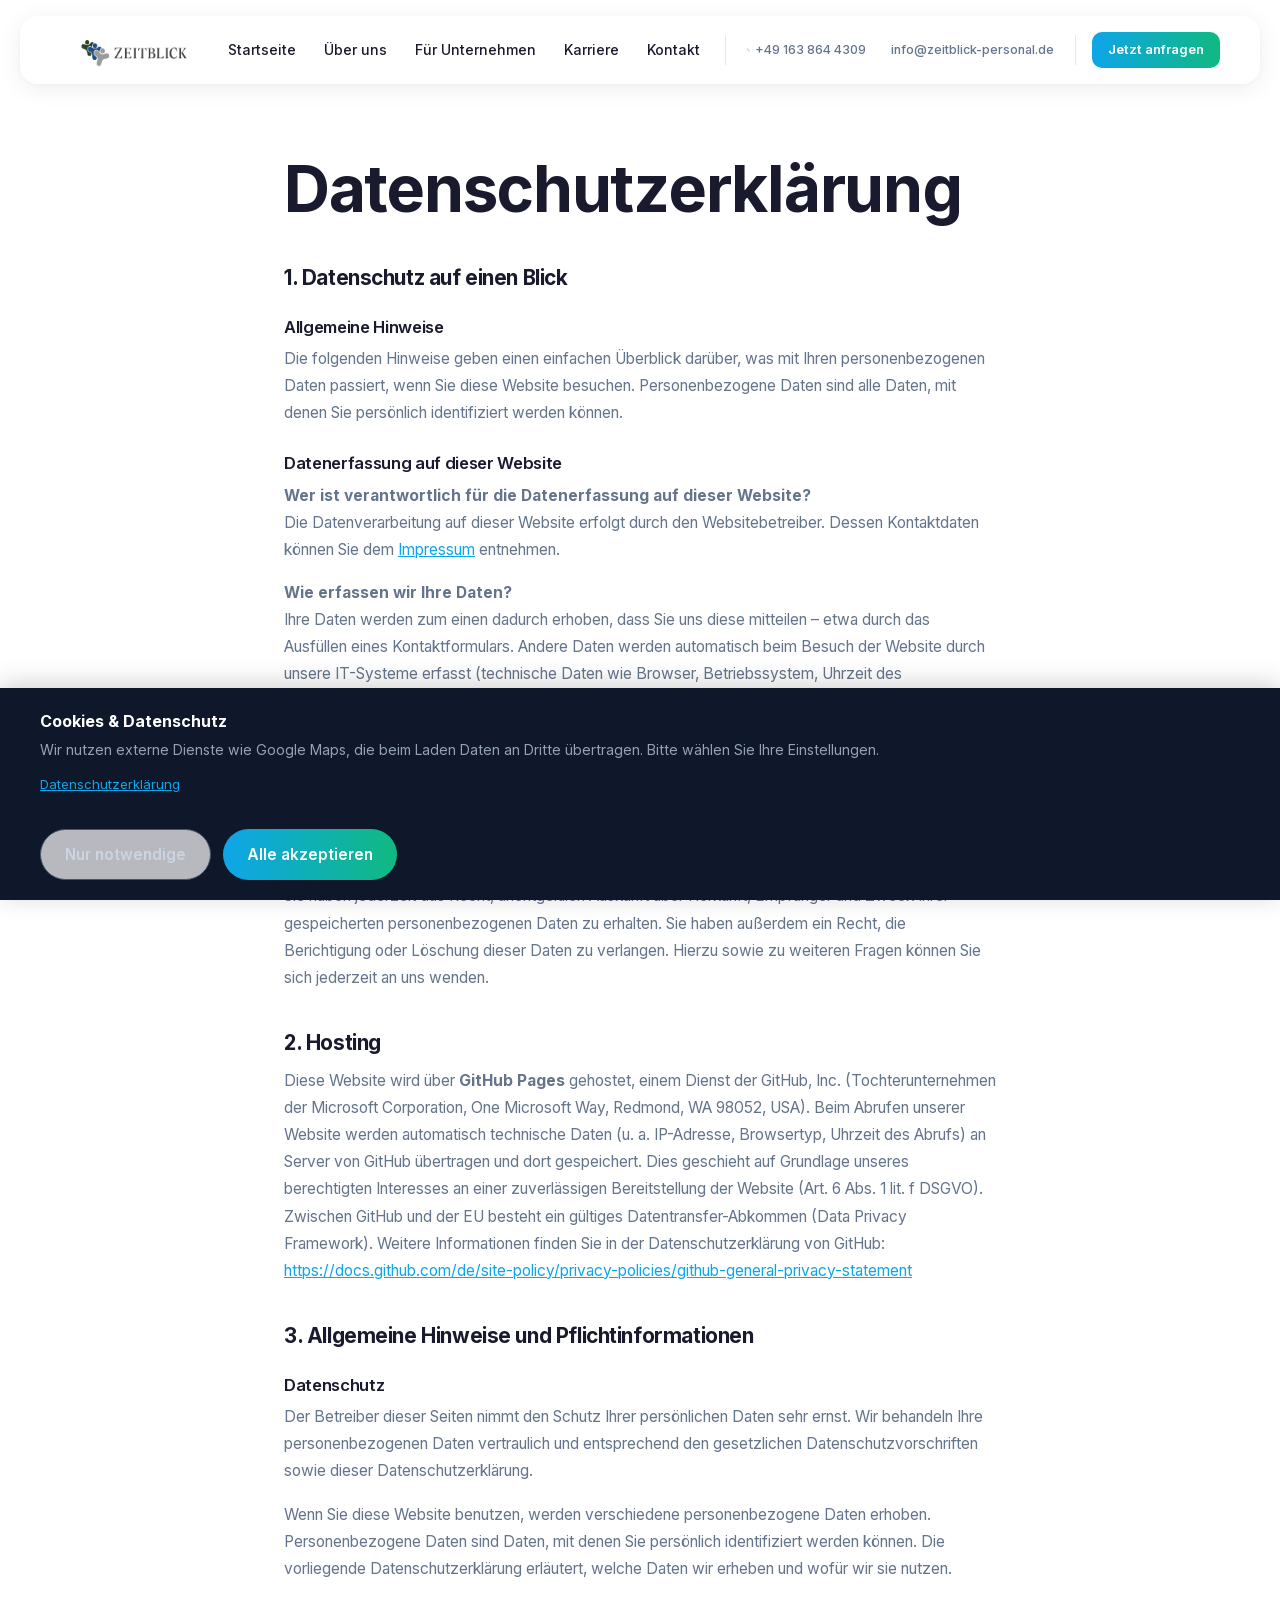
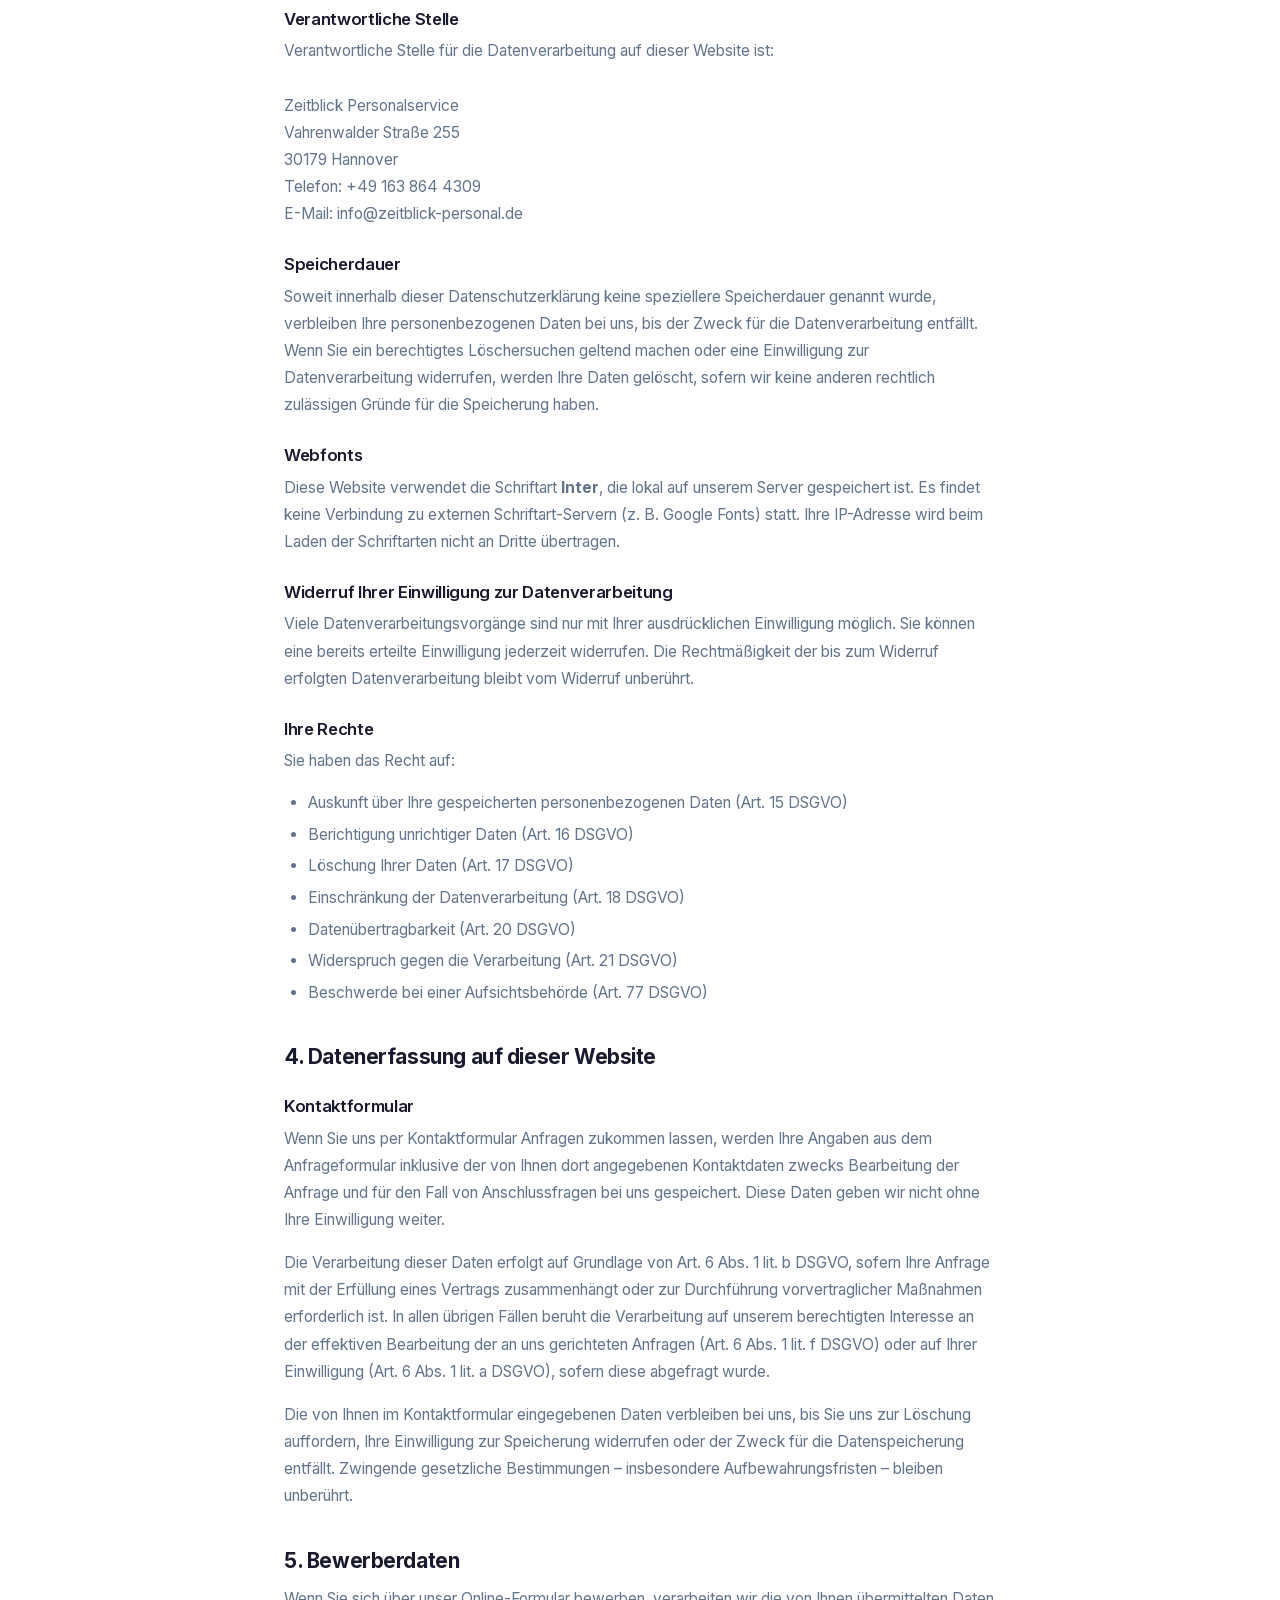
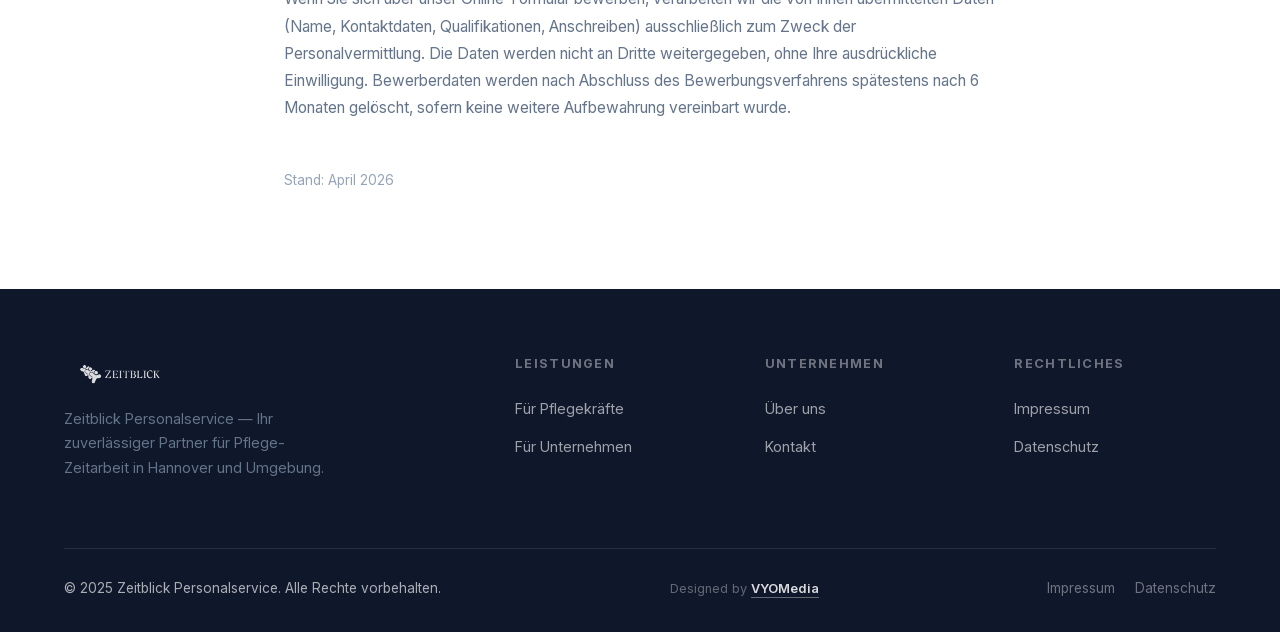
<file: datenschutz.html>
<!DOCTYPE html>
<html lang="de">
<head>
  <meta charset="UTF-8">
  <meta name="viewport" content="width=device-width, initial-scale=1.0">
  <title>Datenschutzerklärung — Zeitblick Personalservice</title>
  <meta name="description" content="Datenschutzerklärung von Zeitblick Personalservice gemäß DSGVO.">
  <meta property="og:type" content="website">
  <meta property="og:title" content="Datenschutzerklärung — Zeitblick Personalservice">
  <meta property="og:url" content="https://www.zeitblick-personal.de/datenschutz.html">
  <link rel="icon" type="image/svg+xml" href="assets/favicon.svg">
  <link rel="stylesheet" href="css/style.css?v=6">
</head>
<body>

<!-- Navigation -->
<nav class="nav" id="nav">
  <div class="container nav__inner">
    <a href="index.html" class="nav__logo">
      <img src="assets/logo.png" alt="Zeitblick Personalservice">
    </a>
    <ul class="nav__links">
      <li><a href="index.html" class="nav__link">Startseite</a></li>
      <li><a href="ueber-uns.html" class="nav__link">Über uns</a></li>
      <li><a href="unternehmen.html" class="nav__link">Für Unternehmen</a></li>
      <li><a href="karriere.html" class="nav__link">Karriere</a></li>
      <li><a href="kontakt.html" class="nav__link">Kontakt</a></li>
    </ul>
    <div class="nav__contact">
      <a href="tel:+491638644309" class="nav__contact-link">
        <svg width="14" height="14" viewBox="0 0 24 24" fill="none" stroke="currentColor" stroke-width="2"><path d="M22 16.92v3a2 2 0 01-2.18 2 19.79 19.79 0 01-8.63-3.07A19.5 19.5 0 014.36 12a19.79 19.79 0 01-3.07-8.67A2 2 0 013.27 1.2h3a2 2 0 012 1.72c.127.96.361 1.903.7 2.81a2 2 0 01-.45 2.11L7.09 9.21a16 16 0 006.29 6.29l1.38-1.38a2 2 0 012.11-.45c.907.339 1.85.573 2.81.7a2 2 0 011.72 2.04z"/></svg>
        +49 163 864 4309
      </a>
      <a href="mailto:info@zeitblick-personal.de" class="nav__contact-link">
        <svg width="14" height="14" viewBox="0 0 24 24" fill="none" stroke="currentColor" stroke-width="2"><path d="M4 4h16c1.1 0 2 .9 2 2v12c0 1.1-.9 2-2 2H4c-1.1 0-2-.9-2-2V6c0-1.1.9-2 2-2z"/><polyline points="22,6 12,13 2,6"/></svg>
        info@zeitblick-personal.de
      </a>
    </div>
    <a href="kontakt.html" class="btn btn--primary nav__cta">Jetzt anfragen</a>
    <button class="nav__toggle" id="navToggle" aria-label="Menü öffnen" aria-expanded="false">
      <span></span><span></span><span></span>
    </button>
  </div>
</nav>
<div class="nav__mobile" id="mobileNav">
  <a href="index.html">Startseite</a>
  <a href="ueber-uns.html">Über uns</a>
  <a href="unternehmen.html">Für Unternehmen</a>
  <a href="karriere.html">Karriere</a>
  <a href="kontakt.html">Kontakt</a>
  <a href="kontakt.html" class="btn btn--primary">Jetzt anfragen</a>
</div>

<div style="padding-top:var(--nav-h);">
  <div class="prose">
    <h1>Datenschutzerklärung</h1>

    <h2>1. Datenschutz auf einen Blick</h2>
    <h3>Allgemeine Hinweise</h3>
    <p>Die folgenden Hinweise geben einen einfachen Überblick darüber, was mit Ihren personenbezogenen Daten passiert, wenn Sie diese Website besuchen. Personenbezogene Daten sind alle Daten, mit denen Sie persönlich identifiziert werden können.</p>

    <h3>Datenerfassung auf dieser Website</h3>
    <p><strong>Wer ist verantwortlich für die Datenerfassung auf dieser Website?</strong><br>
    Die Datenverarbeitung auf dieser Website erfolgt durch den Websitebetreiber. Dessen Kontaktdaten können Sie dem <a href="impressum.html">Impressum</a> entnehmen.</p>
    <p><strong>Wie erfassen wir Ihre Daten?</strong><br>
    Ihre Daten werden zum einen dadurch erhoben, dass Sie uns diese mitteilen – etwa durch das Ausfüllen eines Kontaktformulars. Andere Daten werden automatisch beim Besuch der Website durch unsere IT-Systeme erfasst (technische Daten wie Browser, Betriebssystem, Uhrzeit des Seitenaufrufs).</p>
    <p><strong>Wofür nutzen wir Ihre Daten?</strong><br>
    Ein Teil der Daten wird erhoben, um eine fehlerfreie Bereitstellung der Website zu gewährleisten. Andere Daten können zur Analyse Ihres Nutzerverhaltens verwendet werden. Kontaktdaten werden ausschließlich zur Beantwortung Ihrer Anfragen genutzt.</p>
    <p><strong>Welche Rechte haben Sie bezüglich Ihrer Daten?</strong><br>
    Sie haben jederzeit das Recht, unentgeltlich Auskunft über Herkunft, Empfänger und Zweck Ihrer gespeicherten personenbezogenen Daten zu erhalten. Sie haben außerdem ein Recht, die Berichtigung oder Löschung dieser Daten zu verlangen. Hierzu sowie zu weiteren Fragen können Sie sich jederzeit an uns wenden.</p>

    <h2>2. Hosting</h2>
    <p>Diese Website wird über <strong>GitHub Pages</strong> gehostet, einem Dienst der GitHub, Inc. (Tochterunternehmen der Microsoft Corporation, One Microsoft Way, Redmond, WA 98052, USA). Beim Abrufen unserer Website werden automatisch technische Daten (u. a. IP-Adresse, Browsertyp, Uhrzeit des Abrufs) an Server von GitHub übertragen und dort gespeichert. Dies geschieht auf Grundlage unseres berechtigten Interesses an einer zuverlässigen Bereitstellung der Website (Art. 6 Abs. 1 lit. f DSGVO). Zwischen GitHub und der EU besteht ein gültiges Datentransfer-Abkommen (Data Privacy Framework). Weitere Informationen finden Sie in der Datenschutzerklärung von GitHub: <a href="https://docs.github.com/de/site-policy/privacy-policies/github-general-privacy-statement" target="_blank" rel="noopener">https://docs.github.com/de/site-policy/privacy-policies/github-general-privacy-statement</a></p>

    <h2>3. Allgemeine Hinweise und Pflichtinformationen</h2>
    <h3>Datenschutz</h3>
    <p>Der Betreiber dieser Seiten nimmt den Schutz Ihrer persönlichen Daten sehr ernst. Wir behandeln Ihre personenbezogenen Daten vertraulich und entsprechend den gesetzlichen Datenschutzvorschriften sowie dieser Datenschutzerklärung.</p>
    <p>Wenn Sie diese Website benutzen, werden verschiedene personenbezogene Daten erhoben. Personenbezogene Daten sind Daten, mit denen Sie persönlich identifiziert werden können. Die vorliegende Datenschutzerklärung erläutert, welche Daten wir erheben und wofür wir sie nutzen.</p>

    <h3>Verantwortliche Stelle</h3>
    <p>Verantwortliche Stelle für die Datenverarbeitung auf dieser Website ist:<br><br>
    Zeitblick Personalservice<br>
    Vahrenwalder Straße 255<br>
    30179 Hannover<br>
    Telefon: +49 163 864 4309<br>
    E-Mail: info@zeitblick-personal.de</p>

    <h3>Speicherdauer</h3>
    <p>Soweit innerhalb dieser Datenschutzerklärung keine speziellere Speicherdauer genannt wurde, verbleiben Ihre personenbezogenen Daten bei uns, bis der Zweck für die Datenverarbeitung entfällt. Wenn Sie ein berechtigtes Löschersuchen geltend machen oder eine Einwilligung zur Datenverarbeitung widerrufen, werden Ihre Daten gelöscht, sofern wir keine anderen rechtlich zulässigen Gründe für die Speicherung haben.</p>

    <h3>Webfonts</h3>
    <p>Diese Website verwendet die Schriftart <strong>Inter</strong>, die lokal auf unserem Server gespeichert ist. Es findet keine Verbindung zu externen Schriftart-Servern (z. B. Google Fonts) statt. Ihre IP-Adresse wird beim Laden der Schriftarten nicht an Dritte übertragen.</p>

    <h3>Widerruf Ihrer Einwilligung zur Datenverarbeitung</h3>
    <p>Viele Datenverarbeitungsvorgänge sind nur mit Ihrer ausdrücklichen Einwilligung möglich. Sie können eine bereits erteilte Einwilligung jederzeit widerrufen. Die Rechtmäßigkeit der bis zum Widerruf erfolgten Datenverarbeitung bleibt vom Widerruf unberührt.</p>

    <h3>Ihre Rechte</h3>
    <p>Sie haben das Recht auf:</p>
    <ul>
      <li>Auskunft über Ihre gespeicherten personenbezogenen Daten (Art. 15 DSGVO)</li>
      <li>Berichtigung unrichtiger Daten (Art. 16 DSGVO)</li>
      <li>Löschung Ihrer Daten (Art. 17 DSGVO)</li>
      <li>Einschränkung der Datenverarbeitung (Art. 18 DSGVO)</li>
      <li>Datenübertragbarkeit (Art. 20 DSGVO)</li>
      <li>Widerspruch gegen die Verarbeitung (Art. 21 DSGVO)</li>
      <li>Beschwerde bei einer Aufsichtsbehörde (Art. 77 DSGVO)</li>
    </ul>

    <h2>4. Datenerfassung auf dieser Website</h2>
    <h3>Kontaktformular</h3>
    <p>Wenn Sie uns per Kontaktformular Anfragen zukommen lassen, werden Ihre Angaben aus dem Anfrageformular inklusive der von Ihnen dort angegebenen Kontaktdaten zwecks Bearbeitung der Anfrage und für den Fall von Anschlussfragen bei uns gespeichert. Diese Daten geben wir nicht ohne Ihre Einwilligung weiter.</p>
    <p>Die Verarbeitung dieser Daten erfolgt auf Grundlage von Art. 6 Abs. 1 lit. b DSGVO, sofern Ihre Anfrage mit der Erfüllung eines Vertrags zusammenhängt oder zur Durchführung vorvertraglicher Maßnahmen erforderlich ist. In allen übrigen Fällen beruht die Verarbeitung auf unserem berechtigten Interesse an der effektiven Bearbeitung der an uns gerichteten Anfragen (Art. 6 Abs. 1 lit. f DSGVO) oder auf Ihrer Einwilligung (Art. 6 Abs. 1 lit. a DSGVO), sofern diese abgefragt wurde.</p>
    <p>Die von Ihnen im Kontaktformular eingegebenen Daten verbleiben bei uns, bis Sie uns zur Löschung auffordern, Ihre Einwilligung zur Speicherung widerrufen oder der Zweck für die Datenspeicherung entfällt. Zwingende gesetzliche Bestimmungen – insbesondere Aufbewahrungsfristen – bleiben unberührt.</p>

    <h2>5. Bewerberdaten</h2>
    <p>Wenn Sie sich über unser Online-Formular bewerben, verarbeiten wir die von Ihnen übermittelten Daten (Name, Kontaktdaten, Qualifikationen, Anschreiben) ausschließlich zum Zweck der Personalvermittlung. Die Daten werden nicht an Dritte weitergegeben, ohne Ihre ausdrückliche Einwilligung. Bewerberdaten werden nach Abschluss des Bewerbungsverfahrens spätestens nach 6 Monaten gelöscht, sofern keine weitere Aufbewahrung vereinbart wurde.</p>

    <p style="margin-top:48px;font-size:.85rem;color:var(--text-3);">Stand: April 2026</p>
  </div>
</div>

<!-- Footer -->
<footer class="footer">
  <div class="container">
    <div class="footer__grid">
      <div>
        <img src="assets/logo.png" alt="Zeitblick Personalservice" class="footer__logo">
        <p class="footer__desc">Zeitblick Personalservice — Ihr zuverlässiger Partner für Pflege-Zeitarbeit in Hannover und Umgebung.</p>
      </div>
      <div>
        <div class="footer__heading">Leistungen</div>
        <ul class="footer__links">
          <li><a href="karriere.html">Für Pflegekräfte</a></li>
          <li><a href="unternehmen.html">Für Unternehmen</a></li>
        </ul>
      </div>
      <div>
        <div class="footer__heading">Unternehmen</div>
        <ul class="footer__links">
          <li><a href="ueber-uns.html">Über uns</a></li>
          <li><a href="kontakt.html">Kontakt</a></li>
        </ul>
      </div>
      <div>
        <div class="footer__heading">Rechtliches</div>
        <ul class="footer__links">
          <li><a href="impressum.html">Impressum</a></li>
          <li><a href="datenschutz.html">Datenschutz</a></li>
        </ul>
      </div>
    </div>
    <div class="footer__bottom">
      <span class="footer__copy">© 2025 Zeitblick Personalservice. Alle Rechte vorbehalten.</span>
      <span class="footer__credit">Designed by <a href="https://vyomedia.de" target="_blank" rel="noopener">VYOMedia</a></span>
        <div class="footer__legal">
        <a href="impressum.html">Impressum</a>
        <a href="datenschutz.html">Datenschutz</a>
      </div>
    </div>
  </div>
</footer>

<script src="js/main.js"></script>
</body>
</html>
</file>
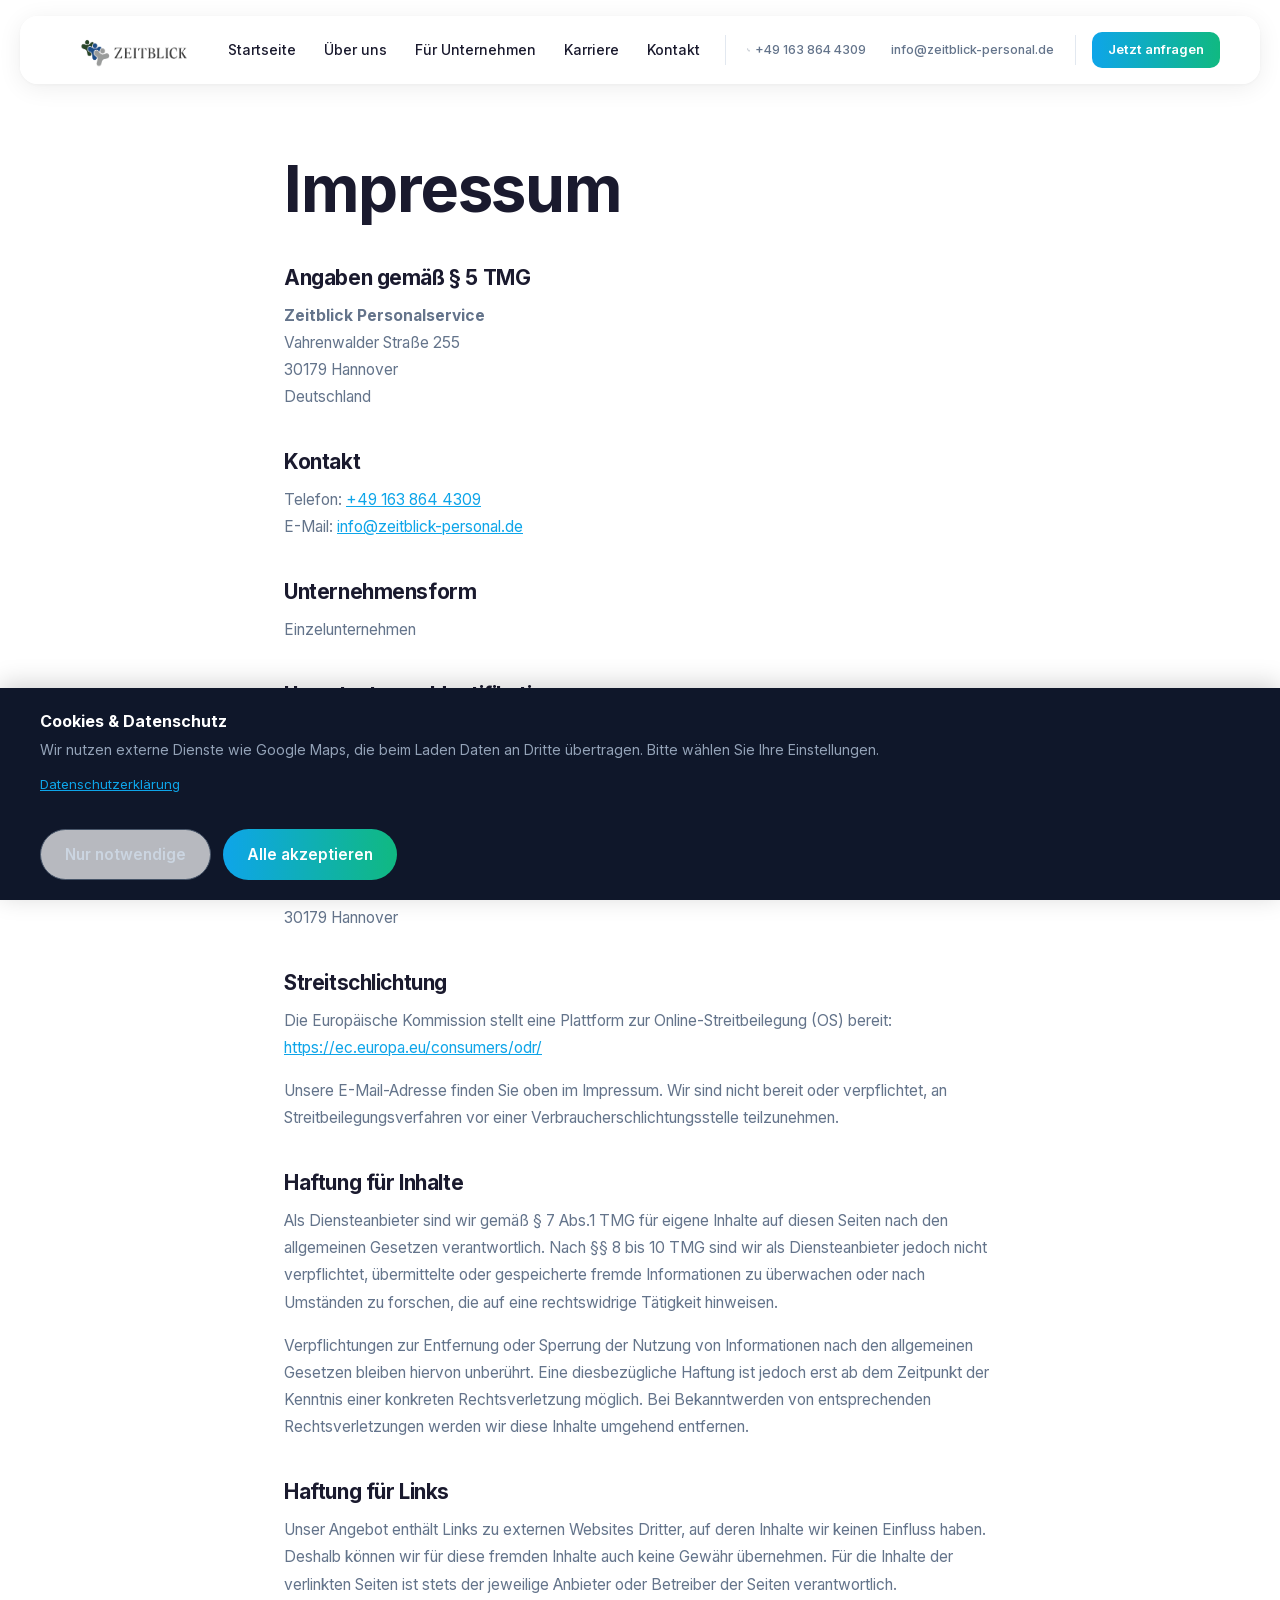
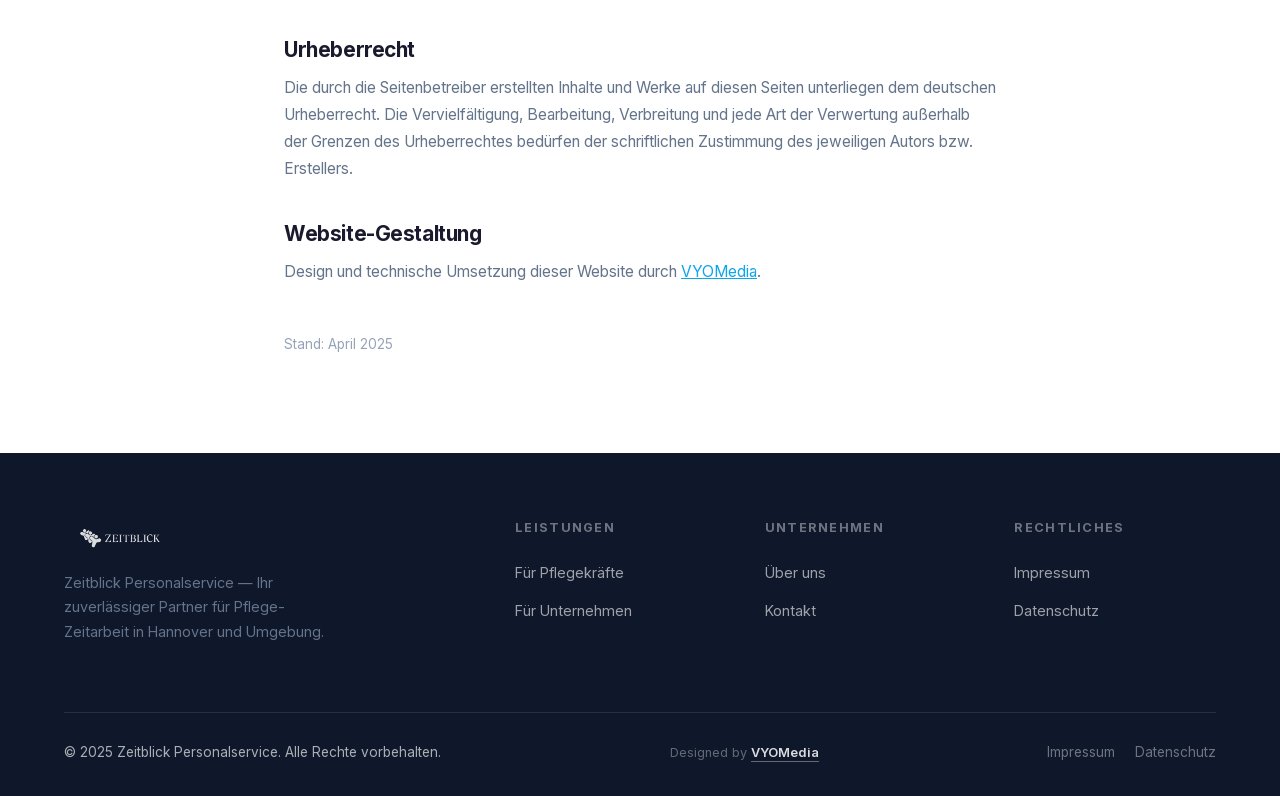
<file: impressum.html>
<!DOCTYPE html>
<html lang="de">
<head>
  <meta charset="UTF-8">
  <meta name="viewport" content="width=device-width, initial-scale=1.0">
  <title>Impressum — Zeitblick Personalservice</title>
  <meta name="description" content="Impressum von Zeitblick Personalservice, Vahrenwalder Straße 255, 30179 Hannover.">
  <meta property="og:type" content="website">
  <meta property="og:title" content="Impressum — Zeitblick Personalservice">
  <meta property="og:url" content="https://www.zeitblick-personal.de/impressum.html">
  <link rel="icon" type="image/svg+xml" href="assets/favicon.svg">
  <link rel="stylesheet" href="css/style.css?v=6">
</head>
<body>

<!-- Navigation -->
<nav class="nav" id="nav">
  <div class="container nav__inner">
    <a href="index.html" class="nav__logo">
      <img src="assets/logo.png" alt="Zeitblick Personalservice">
    </a>
    <ul class="nav__links">
      <li><a href="index.html" class="nav__link">Startseite</a></li>
      <li><a href="ueber-uns.html" class="nav__link">Über uns</a></li>
      <li><a href="unternehmen.html" class="nav__link">Für Unternehmen</a></li>
      <li><a href="karriere.html" class="nav__link">Karriere</a></li>
      <li><a href="kontakt.html" class="nav__link">Kontakt</a></li>
    </ul>
    <div class="nav__contact">
      <a href="tel:+491638644309" class="nav__contact-link">
        <svg width="14" height="14" viewBox="0 0 24 24" fill="none" stroke="currentColor" stroke-width="2"><path d="M22 16.92v3a2 2 0 01-2.18 2 19.79 19.79 0 01-8.63-3.07A19.5 19.5 0 014.36 12a19.79 19.79 0 01-3.07-8.67A2 2 0 013.27 1.2h3a2 2 0 012 1.72c.127.96.361 1.903.7 2.81a2 2 0 01-.45 2.11L7.09 9.21a16 16 0 006.29 6.29l1.38-1.38a2 2 0 012.11-.45c.907.339 1.85.573 2.81.7a2 2 0 011.72 2.04z"/></svg>
        +49 163 864 4309
      </a>
      <a href="mailto:info@zeitblick-personal.de" class="nav__contact-link">
        <svg width="14" height="14" viewBox="0 0 24 24" fill="none" stroke="currentColor" stroke-width="2"><path d="M4 4h16c1.1 0 2 .9 2 2v12c0 1.1-.9 2-2 2H4c-1.1 0-2-.9-2-2V6c0-1.1.9-2 2-2z"/><polyline points="22,6 12,13 2,6"/></svg>
        info@zeitblick-personal.de
      </a>
    </div>
    <a href="kontakt.html" class="btn btn--primary nav__cta">Jetzt anfragen</a>
    <button class="nav__toggle" id="navToggle" aria-label="Menü öffnen" aria-expanded="false">
      <span></span><span></span><span></span>
    </button>
  </div>
</nav>
<div class="nav__mobile" id="mobileNav">
  <a href="index.html">Startseite</a>
  <a href="ueber-uns.html">Über uns</a>
  <a href="unternehmen.html">Für Unternehmen</a>
  <a href="karriere.html">Karriere</a>
  <a href="kontakt.html">Kontakt</a>
  <a href="kontakt.html" class="btn btn--primary">Jetzt anfragen</a>
</div>

<div style="padding-top:var(--nav-h);">
  <div class="prose">
    <h1>Impressum</h1>

    <h2>Angaben gemäß § 5 TMG</h2>
    <p>
      <strong>Zeitblick Personalservice</strong><br>
      Vahrenwalder Straße 255<br>
      30179 Hannover<br>
      Deutschland
    </p>

    <h2>Kontakt</h2>
    <p>
      Telefon: <a href="tel:+491638644309">+49 163 864 4309</a><br>
      E-Mail: <a href="mailto:info@zeitblick-personal.de">info@zeitblick-personal.de</a>
    </p>

    <h2>Unternehmensform</h2>
    <p>Einzelunternehmen</p>

    <h2>Umsatzsteuer-Identifikationsnummer</h2>
    <p>
      Umsatzsteuer-Identifikationsnummer gemäß § 27a Umsatzsteuergesetz:<br>
      <strong>95760381941</strong>
    </p>

    <h2>Verantwortlich für den Inhalt nach § 55 Abs. 2 RStV</h2>
    <p>
      Zeitblick Personalservice<br>
      Vahrenwalder Straße 255<br>
      30179 Hannover
    </p>

    <h2>Streitschlichtung</h2>
    <p>Die Europäische Kommission stellt eine Plattform zur Online-Streitbeilegung (OS) bereit: <a href="https://ec.europa.eu/consumers/odr/" target="_blank" rel="noopener">https://ec.europa.eu/consumers/odr/</a></p>
    <p>Unsere E-Mail-Adresse finden Sie oben im Impressum. Wir sind nicht bereit oder verpflichtet, an Streitbeilegungsverfahren vor einer Verbraucherschlichtungsstelle teilzunehmen.</p>

    <h2>Haftung für Inhalte</h2>
    <p>Als Diensteanbieter sind wir gemäß § 7 Abs.1 TMG für eigene Inhalte auf diesen Seiten nach den allgemeinen Gesetzen verantwortlich. Nach §§ 8 bis 10 TMG sind wir als Diensteanbieter jedoch nicht verpflichtet, übermittelte oder gespeicherte fremde Informationen zu überwachen oder nach Umständen zu forschen, die auf eine rechtswidrige Tätigkeit hinweisen.</p>
    <p>Verpflichtungen zur Entfernung oder Sperrung der Nutzung von Informationen nach den allgemeinen Gesetzen bleiben hiervon unberührt. Eine diesbezügliche Haftung ist jedoch erst ab dem Zeitpunkt der Kenntnis einer konkreten Rechtsverletzung möglich. Bei Bekanntwerden von entsprechenden Rechtsverletzungen werden wir diese Inhalte umgehend entfernen.</p>

    <h2>Haftung für Links</h2>
    <p>Unser Angebot enthält Links zu externen Websites Dritter, auf deren Inhalte wir keinen Einfluss haben. Deshalb können wir für diese fremden Inhalte auch keine Gewähr übernehmen. Für die Inhalte der verlinkten Seiten ist stets der jeweilige Anbieter oder Betreiber der Seiten verantwortlich.</p>

    <h2>Urheberrecht</h2>
    <p>Die durch die Seitenbetreiber erstellten Inhalte und Werke auf diesen Seiten unterliegen dem deutschen Urheberrecht. Die Vervielfältigung, Bearbeitung, Verbreitung und jede Art der Verwertung außerhalb der Grenzen des Urheberrechtes bedürfen der schriftlichen Zustimmung des jeweiligen Autors bzw. Erstellers.</p>

    <h2>Website-Gestaltung</h2>
    <p>Design und technische Umsetzung dieser Website durch <a href="https://vyomedia.de" target="_blank" rel="noopener">VYOMedia</a>.</p>

    <p style="margin-top:48px;font-size:.85rem;color:var(--text-3);">Stand: April 2025</p>
  </div>
</div>

<!-- Footer -->
<footer class="footer">
  <div class="container">
    <div class="footer__grid">
      <div>
        <img src="assets/logo.png" alt="Zeitblick Personalservice" class="footer__logo">
        <p class="footer__desc">Zeitblick Personalservice — Ihr zuverlässiger Partner für Pflege-Zeitarbeit in Hannover und Umgebung.</p>
      </div>
      <div>
        <div class="footer__heading">Leistungen</div>
        <ul class="footer__links">
          <li><a href="karriere.html">Für Pflegekräfte</a></li>
          <li><a href="unternehmen.html">Für Unternehmen</a></li>
        </ul>
      </div>
      <div>
        <div class="footer__heading">Unternehmen</div>
        <ul class="footer__links">
          <li><a href="ueber-uns.html">Über uns</a></li>
          <li><a href="kontakt.html">Kontakt</a></li>
        </ul>
      </div>
      <div>
        <div class="footer__heading">Rechtliches</div>
        <ul class="footer__links">
          <li><a href="impressum.html">Impressum</a></li>
          <li><a href="datenschutz.html">Datenschutz</a></li>
        </ul>
      </div>
    </div>
    <div class="footer__bottom">
      <span class="footer__copy">© 2025 Zeitblick Personalservice. Alle Rechte vorbehalten.</span>
      <span class="footer__credit">Designed by <a href="https://vyomedia.de" target="_blank" rel="noopener">VYOMedia</a></span>
        <div class="footer__legal">
        <a href="impressum.html">Impressum</a>
        <a href="datenschutz.html">Datenschutz</a>
      </div>
    </div>
  </div>
</footer>

<script src="js/main.js"></script>
</body>
</html>
</file>
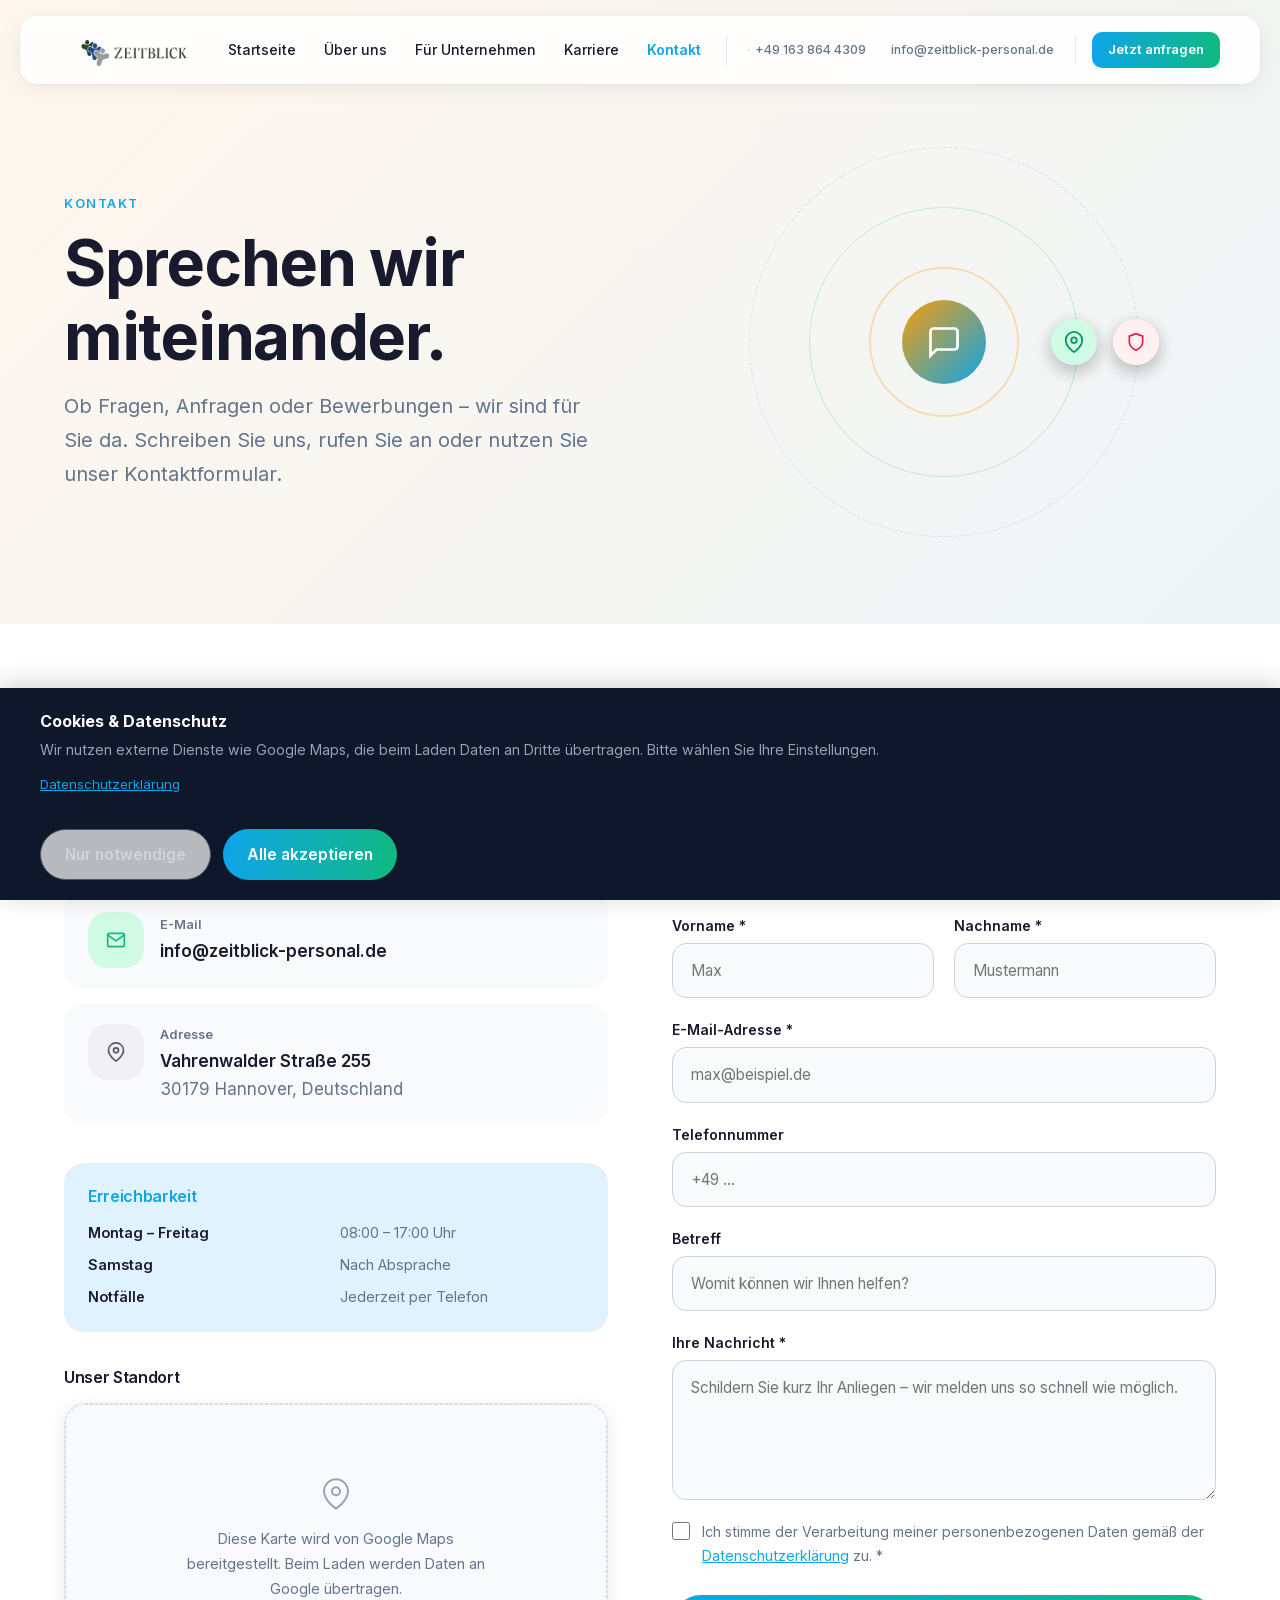
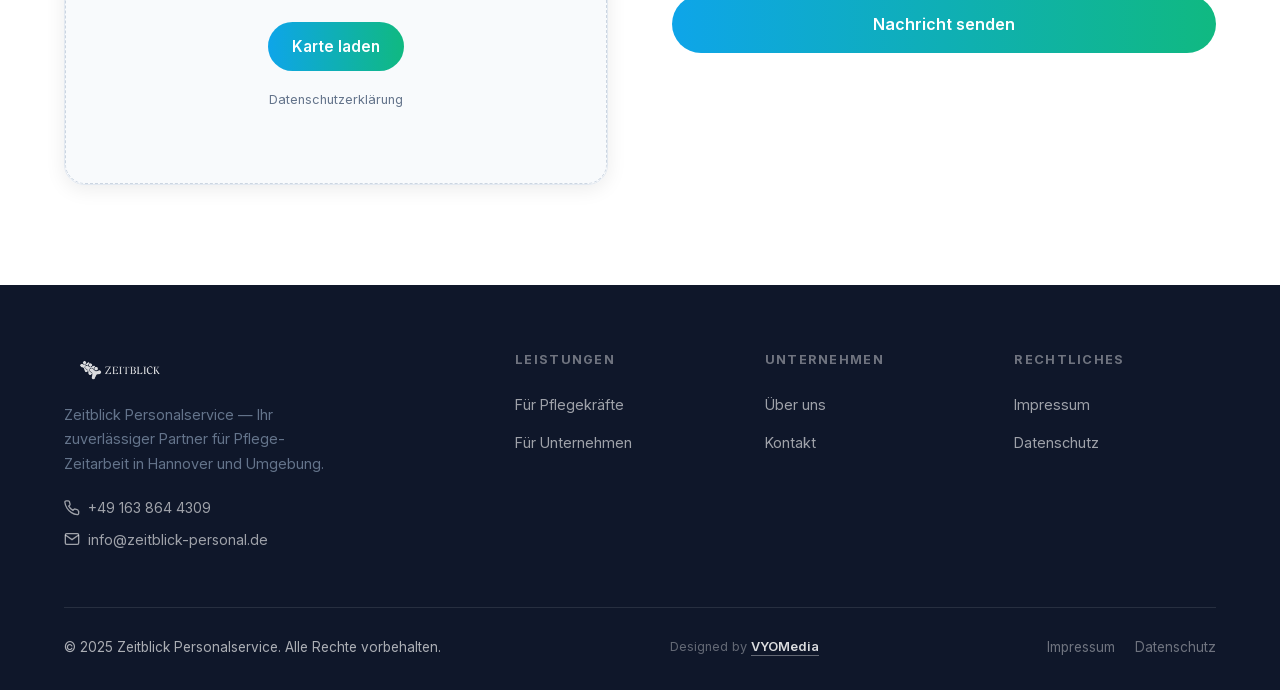
<file: kontakt.html>
<!DOCTYPE html>
<html lang="de">
<head>
  <meta charset="UTF-8">
  <meta name="viewport" content="width=device-width, initial-scale=1.0">
  <title>Kontakt — Zeitblick Personalservice</title>
  <meta name="description" content="Kontaktieren Sie Zeitblick Personalservice in Hannover. Telefon, E-Mail oder Kontaktformular.">
  <meta property="og:type" content="website">
  <meta property="og:title" content="Kontakt — Zeitblick Personalservice">
  <meta property="og:description" content="Kontaktieren Sie Zeitblick Personalservice in Hannover. Telefon, E-Mail oder Kontaktformular.">
  <meta property="og:image" content="https://www.zeitblick-personal.de/assets/logo.png">
  <meta property="og:url" content="https://www.zeitblick-personal.de/kontakt.html">
  <meta name="twitter:card" content="summary_large_image">
  <link rel="icon" type="image/svg+xml" href="assets/favicon.svg">
  <link rel="stylesheet" href="css/style.css?v=6">
</head>
<body>

<!-- Navigation -->
<nav class="nav" id="nav">
  <div class="container nav__inner">
    <a href="index.html" class="nav__logo">
      <img src="assets/logo.png" alt="Zeitblick Personalservice">
    </a>
    <ul class="nav__links">
      <li><a href="index.html" class="nav__link">Startseite</a></li>
      <li><a href="ueber-uns.html" class="nav__link">Über uns</a></li>
      <li><a href="unternehmen.html" class="nav__link">Für Unternehmen</a></li>
      <li><a href="karriere.html" class="nav__link">Karriere</a></li>
      <li><a href="kontakt.html" class="nav__link">Kontakt</a></li>
    </ul>
    <div class="nav__contact">
      <a href="tel:+491638644309" class="nav__contact-link">
        <svg width="14" height="14" viewBox="0 0 24 24" fill="none" stroke="currentColor" stroke-width="2"><path d="M22 16.92v3a2 2 0 01-2.18 2 19.79 19.79 0 01-8.63-3.07A19.5 19.5 0 014.36 12a19.79 19.79 0 01-3.07-8.67A2 2 0 013.27 1.2h3a2 2 0 012 1.72c.127.96.361 1.903.7 2.81a2 2 0 01-.45 2.11L7.09 9.21a16 16 0 006.29 6.29l1.38-1.38a2 2 0 012.11-.45c.907.339 1.85.573 2.81.7a2 2 0 011.72 2.04z"/></svg>
        +49 163 864 4309
      </a>
      <a href="mailto:info@zeitblick-personal.de" class="nav__contact-link">
        <svg width="14" height="14" viewBox="0 0 24 24" fill="none" stroke="currentColor" stroke-width="2"><path d="M4 4h16c1.1 0 2 .9 2 2v12c0 1.1-.9 2-2 2H4c-1.1 0-2-.9-2-2V6c0-1.1.9-2 2-2z"/><polyline points="22,6 12,13 2,6"/></svg>
        info@zeitblick-personal.de
      </a>
    </div>
    <a href="kontakt.html" class="btn btn--primary nav__cta">Jetzt anfragen</a>
    <button class="nav__toggle" id="navToggle" aria-label="Menü öffnen" aria-expanded="false">
      <span></span><span></span><span></span>
    </button>
  </div>
</nav>
<div class="nav__mobile" id="mobileNav">
  <a href="index.html">Startseite</a>
  <a href="ueber-uns.html">Über uns</a>
  <a href="unternehmen.html">Für Unternehmen</a>
  <a href="karriere.html">Karriere</a>
  <a href="kontakt.html">Kontakt</a>
  <a href="kontakt.html" class="btn btn--primary">Jetzt anfragen</a>
</div>

<!-- Page Hero -->
<section class="page-hero" style="--hero-bg:url('https://images.unsplash.com/photo-1557682260-96773eb01377?auto=format&fit=crop&w=1600&q=80')">
  <div class="container page-hero__split">
    <div class="page-hero__text">
      <div class="eyebrow animate-up">Kontakt</div>
      <h1 class="animate-up delay-1">Sprechen wir miteinander.</h1>
      <p class="lead animate-up delay-2">Ob Fragen, Anfragen oder Bewerbungen – wir sind für Sie da. Schreiben Sie uns, rufen Sie an oder nutzen Sie unser Kontaktformular.</p>
    </div>
    <div class="page-hero__visual animate-up delay-2">
      <div class="ho-deco-ring ho-deco-ring--1"></div>
      <div class="ho-deco-ring ho-deco-ring--2"></div>
      <div class="ho-deco-ring ho-deco-ring--3"></div>
      <div class="ho-center" style="background:linear-gradient(135deg,#f59e0b,#0ea5e9);">
        <svg width="36" height="36" viewBox="0 0 24 24" fill="none" stroke="white" stroke-width="1.8"><path d="M21 15a2 2 0 01-2 2H7l-4 4V5a2 2 0 012-2h14a2 2 0 012 2z"/></svg>
      </div>
      <div class="ho-orbit ho-orbit--in"><div class="ho-bubble ho-amber"><svg width="22" height="22" viewBox="0 0 24 24" fill="none" stroke="currentColor" stroke-width="2"><path d="M22 16.92v3a2 2 0 01-2.18 2 19.79 19.79 0 01-8.63-3.07A19.5 19.5 0 013.07 9.8 19.79 19.79 0 01.01 1.18 2 2 0 012 0h3a2 2 0 012 1.72c.127.96.361 1.903.7 2.81a2 2 0 01-.45 2.11L6.09 7.91a16 16 0 006 6l1.27-1.27a2 2 0 012.11-.45c.907.339 1.85.573 2.81.7A2 2 0 0122 14.92v2z"/></svg></div></div>
      <div class="ho-orbit ho-orbit--in" style="animation-delay:-3.67s"><div class="ho-bubble ho-sky" style="animation-delay:-3.67s"><svg width="22" height="22" viewBox="0 0 24 24" fill="none" stroke="currentColor" stroke-width="2"><path d="M4 4h16c1.1 0 2 .9 2 2v12c0 1.1-.9 2-2 2H4c-1.1 0-2-.9-2-2V6c0-1.1.9-2 2-2z"/><polyline points="22,6 12,13 2,6"/></svg></div></div>
      <div class="ho-orbit ho-orbit--in" style="animation-delay:-7.33s"><div class="ho-bubble ho-green" style="animation-delay:-7.33s"><svg width="22" height="22" viewBox="0 0 24 24" fill="none" stroke="currentColor" stroke-width="2"><path d="M21 10c0 7-9 13-9 13s-9-6-9-13a9 9 0 0118 0z"/><circle cx="12" cy="10" r="3"/></svg></div></div>
      <div class="ho-orbit ho-orbit--out"><div class="ho-bubble ho-violet"><svg width="20" height="20" viewBox="0 0 24 24" fill="none" stroke="currentColor" stroke-width="2"><circle cx="12" cy="8" r="4"/><path d="M4 20c0-4 3.6-7 8-7s8 3 8 7"/></svg></div></div>
      <div class="ho-orbit ho-orbit--out" style="animation-delay:-5.67s"><div class="ho-bubble ho-pink" style="animation-delay:-5.67s"><svg width="20" height="20" viewBox="0 0 24 24" fill="none" stroke="currentColor" stroke-width="2"><polyline points="20 6 9 17 4 12"/></svg></div></div>
      <div class="ho-orbit ho-orbit--out" style="animation-delay:-11.33s"><div class="ho-bubble ho-rose" style="animation-delay:-11.33s"><svg width="20" height="20" viewBox="0 0 24 24" fill="none" stroke="currentColor" stroke-width="2"><path d="M12 22s8-4 8-10V5l-8-3-8 3v7c0 6 8 10 8 10z"/></svg></div></div>
    </div>
  </div>
</section>

<!-- Contact Section -->
<section class="section">
  <div class="container">
    <div class="grid-2" style="gap:64px;align-items:start;">

      <!-- Contact Info & Map -->
      <div>
        <h3 style="margin-bottom:28px;">So erreichen Sie uns</h3>

        <div style="display:flex;flex-direction:column;gap:16px;margin-bottom:40px;">
          <a href="tel:+491638644309" style="display:flex;align-items:center;gap:16px;padding:20px 24px;background:var(--bg-subtle);border-radius:var(--r-lg);color:var(--text);transition:box-shadow .2s;" onmouseover="this.style.boxShadow='var(--shadow)'" onmouseout="this.style.boxShadow='none'">
            <div class="icon-wrap icon-wrap--blue">
              <svg width="20" height="20" viewBox="0 0 24 24" fill="none" stroke="currentColor" stroke-width="2"><path d="M22 16.92v3a2 2 0 01-2.18 2 19.79 19.79 0 01-8.63-3.07A19.5 19.5 0 014.36 12a19.79 19.79 0 01-3.07-8.67A2 2 0 013.27 1.2h3a2 2 0 012 1.72c.127.96.361 1.903.7 2.81a2 2 0 01-.45 2.11L7.09 9.21a16 16 0 006.29 6.29l1.38-1.38a2 2 0 012.11-.45c.907.339 1.85.573 2.81.7a2 2 0 011.72 2.04z"/></svg>
            </div>
            <div>
              <div style="font-size:.8rem;font-weight:600;color:var(--text-2);margin-bottom:2px;">Telefon</div>
              <div style="font-weight:600;">+49 163 864 4309</div>
            </div>
          </a>
          <a href="mailto:info@zeitblick-personal.de" style="display:flex;align-items:center;gap:16px;padding:20px 24px;background:var(--bg-subtle);border-radius:var(--r-lg);color:var(--text);transition:box-shadow .2s;" onmouseover="this.style.boxShadow='var(--shadow)'" onmouseout="this.style.boxShadow='none'">
            <div class="icon-wrap icon-wrap--green">
              <svg width="20" height="20" viewBox="0 0 24 24" fill="none" stroke="currentColor" stroke-width="2"><path d="M4 4h16c1.1 0 2 .9 2 2v12c0 1.1-.9 2-2 2H4c-1.1 0-2-.9-2-2V6c0-1.1.9-2 2-2z"/><polyline points="22,6 12,13 2,6"/></svg>
            </div>
            <div>
              <div style="font-size:.8rem;font-weight:600;color:var(--text-2);margin-bottom:2px;">E-Mail</div>
              <div style="font-weight:600;">info@zeitblick-personal.de</div>
            </div>
          </a>
          <div style="display:flex;align-items:flex-start;gap:16px;padding:20px 24px;background:var(--bg-subtle);border-radius:var(--r-lg);">
            <div class="icon-wrap icon-wrap--gray">
              <svg width="20" height="20" viewBox="0 0 24 24" fill="none" stroke="currentColor" stroke-width="2"><path d="M21 10c0 7-9 13-9 13s-9-6-9-13a9 9 0 0118 0z"/><circle cx="12" cy="10" r="3"/></svg>
            </div>
            <div>
              <div style="font-size:.8rem;font-weight:600;color:var(--text-2);margin-bottom:2px;">Adresse</div>
              <div style="font-weight:600;">Vahrenwalder Straße 255</div>
              <div style="color:var(--text-2);">30179 Hannover, Deutschland</div>
            </div>
          </div>
        </div>

        <!-- Öffnungszeiten -->
        <div style="background:var(--primary-light);border-radius:var(--r-lg);padding:24px;margin-bottom:36px;">
          <h4 style="color:var(--primary);margin-bottom:16px;">Erreichbarkeit</h4>
          <div style="display:grid;grid-template-columns:1fr 1fr;gap:8px;">
            <div style="font-size:.9rem;font-weight:600;">Montag – Freitag</div>
            <div style="font-size:.9rem;color:var(--text-2);">08:00 – 17:00 Uhr</div>
            <div style="font-size:.9rem;font-weight:600;">Samstag</div>
            <div style="font-size:.9rem;color:var(--text-2);">Nach Absprache</div>
            <div style="font-size:.9rem;font-weight:600;">Notfälle</div>
            <div style="font-size:.9rem;color:var(--text-2);">Jederzeit per Telefon</div>
          </div>
        </div>

        <!-- Google Maps -->
        <h4 style="margin-bottom:16px;">Unser Standort</h4>
        <div class="map-wrapper" id="mapWrapper">
          <div id="mapConsent" class="map-consent">
            <svg width="32" height="32" viewBox="0 0 24 24" fill="none" stroke="currentColor" stroke-width="1.5"><path d="M21 10c0 7-9 13-9 13s-9-6-9-13a9 9 0 0118 0z"/><circle cx="12" cy="10" r="3"/></svg>
            <p>Diese Karte wird von Google Maps bereitgestellt. Beim Laden werden Daten an Google übertragen.</p>
            <button onclick="loadMap()" class="btn btn--primary" style="margin-top:12px;">Karte laden</button>
            <a href="datenschutz.html" style="display:block;margin-top:10px;font-size:.8rem;color:var(--text-2);">Datenschutzerklärung</a>
          </div>
          <iframe
            id="googleMap"
            data-src="https://maps.google.com/maps?q=Vahrenwalder+Stra%C3%9Fe+255,+30179+Hannover&t=&z=15&ie=UTF8&iwloc=&output=embed"
            width="100%"
            height="380"
            style="border:0;display:none;"
            allowfullscreen=""
            referrerpolicy="no-referrer-when-downgrade"
            title="Zeitblick Personalservice Standort Hannover">
          </iframe>
        </div>
      </div>

      <!-- Contact Form -->
      <div>
        <h3 style="margin-bottom:8px;">Schreiben Sie uns</h3>
        <p style="margin-bottom:32px;font-size:.95rem;">Füllen Sie das Formular aus – wir melden uns innerhalb von 24 Stunden bei Ihnen.</p>

        <form id="contactForm">
          <input type="hidden" name="_subject" value="Neue Kontaktanfrage — Zeitblick Personalservice">
          <input type="hidden" name="_language" value="de">

          <div style="display:flex;gap:12px;flex-wrap:wrap;margin-bottom:24px;">
            <label style="display:flex;align-items:center;gap:8px;padding:10px 20px;border-radius:100px;border:1.5px solid var(--border);cursor:pointer;font-size:.88rem;font-weight:600;transition:all .2s;" id="typePersonal">
              <input type="radio" name="type" value="Pflegekraft" checked style="accent-color:var(--primary);">
              Ich bin Pflegekraft
            </label>
            <label style="display:flex;align-items:center;gap:8px;padding:10px 20px;border-radius:100px;border:1.5px solid var(--border);cursor:pointer;font-size:.88rem;font-weight:600;transition:all .2s;" id="typeCompany">
              <input type="radio" name="type" value="Einrichtung" style="accent-color:var(--primary);">
              Ich bin Einrichtung
            </label>
          </div>

          <div class="form-row">
            <div class="form-group">
              <label class="form-label">Vorname *</label>
              <input type="text" name="vorname" class="form-field" required placeholder="Max">
            </div>
            <div class="form-group">
              <label class="form-label">Nachname *</label>
              <input type="text" name="nachname" class="form-field" required placeholder="Mustermann">
            </div>
          </div>

          <div class="form-group">
            <label class="form-label">E-Mail-Adresse *</label>
            <input type="email" name="email" class="form-field" required placeholder="max@beispiel.de">
          </div>

          <div class="form-group">
            <label class="form-label">Telefonnummer</label>
            <input type="tel" name="telefon" class="form-field" placeholder="+49 ...">
          </div>

          <div class="form-group">
            <label class="form-label">Betreff</label>
            <input type="text" name="betreff" class="form-field" placeholder="Womit können wir Ihnen helfen?">
          </div>

          <div class="form-group">
            <label class="form-label">Ihre Nachricht *</label>
            <textarea name="nachricht" class="form-field" required placeholder="Schildern Sie kurz Ihr Anliegen – wir melden uns so schnell wie möglich."></textarea>
          </div>

          <div class="form-check">
            <input type="checkbox" id="privacy" name="datenschutz" value="Zugestimmt" required>
            <label for="privacy">Ich stimme der Verarbeitung meiner personenbezogenen Daten gemäß der <a href="datenschutz.html">Datenschutzerklärung</a> zu. *</label>
          </div>

          <button type="submit" class="btn btn--primary btn--lg w-full" style="justify-content:center;">
            Nachricht senden
          </button>

          <div class="form-success" id="formSuccess">
            Vielen Dank! Ihre Nachricht wurde gesendet. Wir melden uns bald bei Ihnen.
          </div>
          <div class="form-error" id="formError">
            Ein Fehler ist aufgetreten. Bitte versuchen Sie es erneut oder schreiben Sie uns direkt an <a href="mailto:info@zeitblick-personal.de">info@zeitblick-personal.de</a>.
          </div>
        </form>
      </div>

    </div>
  </div>
</section>

<!-- Footer -->
<footer class="footer">
  <div class="container">
    <div class="footer__grid">
      <div>
        <img src="assets/logo.png" alt="Zeitblick Personalservice" class="footer__logo">
        <p class="footer__desc">Zeitblick Personalservice — Ihr zuverlässiger Partner für Pflege-Zeitarbeit in Hannover und Umgebung.</p>
        <div class="footer__contact">
          <a href="tel:+491638644309"><svg width="16" height="16" viewBox="0 0 24 24" fill="none" stroke="currentColor" stroke-width="2"><path d="M22 16.92v3a2 2 0 01-2.18 2 19.79 19.79 0 01-8.63-3.07A19.5 19.5 0 014.36 12a19.79 19.79 0 01-3.07-8.67A2 2 0 013.27 1.2h3a2 2 0 012 1.72c.127.96.361 1.903.7 2.81a2 2 0 01-.45 2.11L7.09 9.21a16 16 0 006.29 6.29l1.38-1.38a2 2 0 012.11-.45c.907.339 1.85.573 2.81.7a2 2 0 011.72 2.04z"/></svg>+49 163 864 4309</a>
          <a href="mailto:info@zeitblick-personal.de"><svg width="16" height="16" viewBox="0 0 24 24" fill="none" stroke="currentColor" stroke-width="2"><path d="M4 4h16c1.1 0 2 .9 2 2v12c0 1.1-.9 2-2 2H4c-1.1 0-2-.9-2-2V6c0-1.1.9-2 2-2z"/><polyline points="22,6 12,13 2,6"/></svg>info@zeitblick-personal.de</a>
        </div>
      </div>
      <div>
        <div class="footer__heading">Leistungen</div>
        <ul class="footer__links">
          <li><a href="karriere.html">Für Pflegekräfte</a></li>
          <li><a href="unternehmen.html">Für Unternehmen</a></li>
        </ul>
      </div>
      <div>
        <div class="footer__heading">Unternehmen</div>
        <ul class="footer__links">
          <li><a href="ueber-uns.html">Über uns</a></li>
          <li><a href="kontakt.html">Kontakt</a></li>
        </ul>
      </div>
      <div>
        <div class="footer__heading">Rechtliches</div>
        <ul class="footer__links">
          <li><a href="impressum.html">Impressum</a></li>
          <li><a href="datenschutz.html">Datenschutz</a></li>
        </ul>
      </div>
    </div>
    <div class="footer__bottom">
      <span class="footer__copy">© 2025 Zeitblick Personalservice. Alle Rechte vorbehalten.</span>
      <span class="footer__credit">Designed by <a href="https://vyomedia.de" target="_blank" rel="noopener">VYOMedia</a></span>
        <div class="footer__legal">
        <a href="impressum.html">Impressum</a>
        <a href="datenschutz.html">Datenschutz</a>
      </div>
    </div>
  </div>
</footer>

<script src="js/main.js"></script>
</body>
</html>
</file>
<file: css/style.css>
/* =========================================
   Zeitblick Personalservice — Main Stylesheet
   Design: Apple / OpenAI inspired — clean, minimal, premium
   ========================================= */

/* Inter — lokal gehostet (DSGVO-konform, kein Google-Server-Kontakt) */
@font-face {
  font-family: 'Inter';
  font-style: normal;
  font-weight: 300 800;
  font-display: swap;
  src: url('../assets/fonts/inter-latin-ext.woff2') format('woff2');
  unicode-range: U+0100-02BA, U+02BD-02C5, U+02C7-02CC, U+02CE-02D7, U+02DD-02FF, U+0304, U+0308, U+0329, U+1D00-1DBF, U+1E00-1E9F, U+1EF2-1EFF, U+2020, U+20A0-20AB, U+20AD-20C0, U+2113, U+2C60-2C7F, U+A720-A7FF;
}
@font-face {
  font-family: 'Inter';
  font-style: normal;
  font-weight: 300 800;
  font-display: swap;
  src: url('../assets/fonts/inter-latin.woff2') format('woff2');
  unicode-range: U+0000-00FF, U+0131, U+0152-0153, U+02BB-02BC, U+02C6, U+02DA, U+02DC, U+0304, U+0308, U+0329, U+2000-206F, U+20AC, U+2122, U+2191, U+2193, U+2212, U+2215, U+FEFF, U+FFFD;
}

/* --- Variables --- */
:root {
  --primary:       #0ea5e9;
  --primary-dark:  #0284c7;
  --primary-light: #e0f2fe;
  --secondary:     #10b981;
  --secondary-light: #d1fae5;
  --accent:        #f59e0b;

  --white:         #ffffff;
  --bg:            #ffffff;
  --bg-subtle:     #f8fafc;
  --bg-dark:       #0f172a;

  --text:          #1a1a2e;
  --text-2:        #64748b;
  --text-3:        #94a3b8;
  --text-light:    #ffffff;

  --border:        #cbd5e1;
  --border-light:  #e2e8f0;

  --r-sm:  8px;
  --r:     14px;
  --r-lg:  20px;
  --r-xl:  28px;

  --shadow-sm: 0 1px 4px rgba(0,0,0,.05);
  --shadow:    0 4px 20px rgba(0,0,0,.08);
  --shadow-lg: 0 12px 40px rgba(0,0,0,.12);

  --nav-h: 72px;
  --max-w: 1200px;
  --narrow: 760px;

  --ease: cubic-bezier(.25,.46,.45,.94);
}

/* --- Reset --- */
*, *::before, *::after { box-sizing: border-box; margin: 0; padding: 0; }
html { scroll-behavior: smooth; -webkit-text-size-adjust: 100%; }
body {
  font-family: 'Inter', -apple-system, BlinkMacSystemFont, 'Segoe UI', sans-serif;
  font-size: 17px;
  line-height: 1.65;
  color: var(--text);
  background: var(--bg);
  -webkit-font-smoothing: antialiased;
}
img, svg { display: block; max-width: 100%; }
a { color: inherit; text-decoration: none; }
ul { list-style: none; }
button { font: inherit; cursor: pointer; border: none; background: none; }
input, textarea, select {
  font: inherit;
  border: none;
  outline: none;
  background: none;
}

/* --- Typography --- */
h1, h2, h3, h4 { font-weight: 700; line-height: 1.15; letter-spacing: -.02em; }
h1 { font-size: clamp(2.4rem, 5vw, 4rem); }
h2 { font-size: clamp(1.8rem, 3.5vw, 2.8rem); }
h3 { font-size: clamp(1.2rem, 2vw, 1.5rem); font-weight: 600; }
h4 { font-size: 1rem; font-weight: 600; }
p { color: var(--text-2); line-height: 1.75; }
.lead {
  font-size: clamp(1.05rem, 2vw, 1.25rem);
  color: var(--text-2);
  line-height: 1.7;
}
.eyebrow {
  font-size: .8rem;
  font-weight: 600;
  letter-spacing: .12em;
  text-transform: uppercase;
  color: var(--primary);
  margin-bottom: .75rem;
}

/* --- Layout --- */
.container {
  width: 100%;
  max-width: var(--max-w);
  margin: 0 auto;
  padding: 0 24px;
}
.container--narrow {
  max-width: var(--narrow);
}
.section {
  padding: 100px 0;
}
.section--sm {
  padding: 64px 0;
}
.section--dark {
  background: var(--bg-dark);
  color: var(--text-light);
}
.section--dark p { color: rgba(255,255,255,.65); }
.section--gray {
  background: var(--bg-subtle);
}
.grid-2 {
  display: grid;
  grid-template-columns: 1fr 1fr;
  gap: 32px;
}
.grid-3 {
  display: grid;
  grid-template-columns: repeat(3, 1fr);
  gap: 28px;
}
.grid-4 {
  display: grid;
  grid-template-columns: repeat(4, 1fr);
  gap: 24px;
}
.flex-center {
  display: flex;
  align-items: center;
  justify-content: center;
}
.text-center { text-align: center; }

/* --- Navigation Island --- */
.nav {
  position: fixed;
  top: 16px;
  left: 50%;
  transform: translateX(-50%);
  z-index: 1000;
  height: 68px;
  width: calc(100% - 40px);
  max-width: 1400px;
  background: rgba(255,255,255,.88);
  backdrop-filter: saturate(180%) blur(20px);
  -webkit-backdrop-filter: saturate(180%) blur(20px);
  border: 1px solid rgba(255,255,255,.7);
  border-radius: 18px;
  box-shadow: 0 4px 24px rgba(0,0,0,.07), 0 1px 4px rgba(0,0,0,.04),
              inset 0 1px 0 rgba(255,255,255,.8);
  transition: box-shadow .3s var(--ease), background .3s var(--ease);
}
.nav.scrolled {
  background: rgba(255,255,255,.96);
  box-shadow: 0 8px 40px rgba(0,0,0,.11), 0 2px 8px rgba(0,0,0,.06),
              inset 0 1px 0 rgba(255,255,255,.9);
}
.nav__inner {
  display: flex;
  align-items: center;
  height: 100%;
  gap: 8px;
  padding: 0 20px;
}
.nav__logo img { height: 54px; width: auto; }

/* Nav Contact Links */
.nav__contact {
  display: flex;
  align-items: center;
  gap: 2px;
  padding: 0 12px;
  border-left: 1px solid var(--border-light);
  border-right: 1px solid var(--border-light);
  margin: 0 4px;
}
.nav__contact-link {
  display: flex;
  align-items: center;
  gap: 5px;
  padding: 5px 9px;
  border-radius: var(--r-sm);
  font-size: .78rem;
  font-weight: 500;
  color: var(--text-2);
  white-space: nowrap;
  transition: color .2s, background .2s;
}
.nav__contact-link:hover {
  color: var(--primary);
  background: var(--primary-light);
}
@media (max-width: 1200px) {
  .nav__contact { display: none; }
}
@media (max-width: 960px) {
  .nav__cta { display: none; }
}
.nav__links {
  display: flex;
  align-items: center;
  gap: 2px;
  margin-left: auto;
  list-style: none;
  padding: 0;
  margin-top: 0;
  margin-bottom: 0;
}
.nav__links li {
  display: flex;
  align-items: center;
}
.nav__link {
  display: flex;
  align-items: center;
  padding: 6px 13px;
  font-size: .875rem;
  font-weight: 500;
  color: var(--text);
  border-radius: 10px;
  transition: background .2s, color .2s;
  line-height: 1;
  white-space: nowrap;
}
.nav__link:hover { background: var(--bg-subtle); }
.nav__link.active { color: var(--primary); font-weight: 600; }
.nav__cta {
  margin-left: 4px;
  white-space: nowrap;
  padding: 7px 16px !important;
  font-size: .82rem !important;
  border-radius: 10px !important;
  box-shadow: none !important;
  color: #fff !important;
}
.nav__toggle {
  display: none;
  flex-direction: column;
  gap: 5px;
  padding: 8px;
  margin-left: auto;
  border-radius: 10px;
  transition: background .15s;
}
.nav__toggle:hover { background: var(--bg-subtle); }
.nav__toggle span {
  display: block;
  width: 22px;
  height: 2px;
  background: var(--text);
  border-radius: 2px;
  transition: var(--ease) .25s;
}
.nav__mobile {
  display: none;
  position: fixed;
  top: calc(16px + 60px + 8px);
  left: 50%;
  transform: translateX(-50%);
  width: calc(100% - 48px);
  max-width: 1160px;
  background: rgba(255,255,255,.97);
  backdrop-filter: blur(20px);
  border: 1px solid var(--border-light);
  border-radius: 18px;
  padding: 16px 20px 20px;
  z-index: 999;
  box-shadow: 0 12px 48px rgba(0,0,0,.12);
}
.nav__mobile.open { display: block; }
.nav__mobile a {
  display: block;
  padding: 12px 0;
  font-size: 1rem;
  font-weight: 500;
  border-bottom: 1px solid var(--border-light);
  color: var(--text);
}
.nav__mobile .btn {
  display: flex;
  margin-top: 16px;
  width: 100%;
  justify-content: center;
  text-align: center;
  border-bottom: none;
}

/* --- Buttons --- */
.btn {
  display: inline-flex;
  align-items: center;
  gap: 8px;
  padding: 12px 24px;
  font-size: .95rem;
  font-weight: 600;
  border-radius: 100px;
  transition: all .2s var(--ease);
  cursor: pointer;
}
.btn--primary {
  background: linear-gradient(90deg, var(--primary) 0%, var(--secondary) 40%, #38bdf8 60%, var(--primary) 100%);
  background-size: 250% auto;
  color: #fff;
  animation: btnShimmer 4s linear infinite;
  will-change: background-position;
  transform: translateZ(0);
}
@keyframes btnShimmer {
  0%   { background-position: 0% center; }
  100% { background-position: 250% center; }
}
.btn--primary:hover {
  transform: translateY(-1px) translateZ(0);
  box-shadow: 0 6px 20px rgba(14,165,233,.35);
  animation-duration: 2s;
}
.btn--outline {
  background: rgba(255,255,255,.7);
  color: var(--primary);
  border: 1.5px solid rgba(14,165,233,.35);
  backdrop-filter: blur(4px);
}
.btn--outline:hover {
  background: var(--primary-light);
  border-color: var(--primary);
}
.btn--white {
  background: #fff;
  color: var(--primary);
}
.btn--white:hover {
  background: #f0f0f0;
  transform: translateY(-1px);
}
.btn--ghost {
  background: rgba(255,255,255,.12);
  color: #fff;
  border: 1.5px solid rgba(255,255,255,.25);
}
.btn--ghost:hover {
  background: rgba(255,255,255,.2);
}
.btn--lg {
  padding: 16px 32px;
  font-size: 1rem;
}

/* --- Hero --- */
.hero {
  padding-top: calc(var(--nav-h) + 80px);
  padding-bottom: 100px;
  position: relative;
  overflow: hidden;
}
.hero--light {
  background: linear-gradient(150deg, #fff7ed 0%, #e0f2fe 45%, #d1fae5 100%);
}
.hero--dark {
  background: var(--bg-dark);
  color: var(--text-light);
}
.hero--dark h1 { color: #fff; }
.hero--dark .lead { color: rgba(255,255,255,.7); }
.hero__tag {
  display: inline-flex;
  align-items: center;
  gap: 8px;
  padding: 6px 16px;
  background: var(--primary-light);
  color: var(--primary);
  border-radius: 100px;
  font-size: .82rem;
  font-weight: 600;
  letter-spacing: .04em;
  margin-bottom: 28px;
}
.hero__tag--dark {
  background: rgba(14,165,233,.25);
  color: #7dd3fc;
}
.hero h1 { margin-bottom: 24px; }
.hero .lead { margin-bottom: 40px; max-width: 560px; }
.hero__actions {
  display: flex;
  gap: 16px;
  flex-wrap: wrap;
}
.hero__orbs {
  position: absolute;
  inset: 0;
  overflow: hidden;
  pointer-events: none;
}
.hero__orb {
  position: absolute;
  border-radius: 50%;
  filter: blur(90px);
  opacity: .55;
}
.hero__orb--1 {
  width: 600px; height: 600px;
  background: radial-gradient(circle, #38bdf8 0%, transparent 65%);
  top: -220px; right: -80px;
}
.hero__orb--2 {
  width: 500px; height: 500px;
  background: radial-gradient(circle, #fbbf24 0%, transparent 65%);
  bottom: -180px; left: -80px;
}

/* --- Stats bar --- */
.stats {
  background: var(--white);
  border-top: 1px solid var(--border-light);
  border-bottom: 1px solid var(--border-light);
  padding: 40px 0;
}
.stats__grid {
  display: grid;
  grid-template-columns: repeat(4, 1fr);
  gap: 24px;
  text-align: center;
}
.stats__item {}
.stats__number {
  font-size: 2.2rem;
  font-weight: 800;
  color: var(--primary);
  letter-spacing: -.03em;
  line-height: 1;
  margin-bottom: 6px;
}
.stats__label {
  font-size: .88rem;
  color: var(--text-2);
  font-weight: 500;
}

/* --- Cards --- */
.card {
  background: var(--white);
  border: 1px solid var(--border-light);
  border-radius: var(--r-lg);
  padding: 32px;
  transition: box-shadow .25s var(--ease), transform .25s var(--ease);
}
.card:hover {
  box-shadow: var(--shadow);
  transform: translateY(-3px);
}
.card--gray { background: var(--bg-subtle); border-color: transparent; }
.card__icon {
  width: 52px; height: 52px;
  border-radius: var(--r);
  background: var(--primary-light);
  display: flex;
  align-items: center;
  justify-content: center;
  margin-bottom: 20px;
}
.card__icon svg { color: var(--primary); }
.card h3 { margin-bottom: 10px; }
.card p { font-size: .95rem; }

/* --- Feature split --- */
.split {
  display: grid;
  grid-template-columns: 1fr 1fr;
  min-height: 480px;
  position: relative;
  overflow: hidden;
}
.split::after {
  content: '';
  position: absolute;
  inset: 0;
  background: linear-gradient(90deg, transparent 0%, rgba(255,255,255,.18) 50%, transparent 100%);
  width: 60%;
  animation: splitGloss 4s ease-in-out infinite;
  pointer-events: none;
  z-index: 1;
}
@keyframes splitGloss {
  0%   { transform: translateX(-120%); }
  100% { transform: translateX(280%); }
}
.split__panel {
  padding: 80px 60px;
  display: flex;
  flex-direction: column;
  justify-content: center;
  position: relative;
  z-index: 0;
}
.split__panel--primary {
  background: var(--primary);
  color: #fff;
}
.split__panel--primary h2,
.split__panel--primary h3 { color: #fff; }
.split__panel--primary p { color: rgba(255,255,255,.75); }
.split__panel--secondary {
  background: var(--secondary);
  color: #fff;
}
.split__panel--secondary h2,
.split__panel--secondary h3 { color: #fff; }
.split__panel--secondary p { color: rgba(255,255,255,.75); }
.split__label {
  font-size: .78rem;
  font-weight: 700;
  letter-spacing: .12em;
  text-transform: uppercase;
  opacity: .7;
  margin-bottom: 16px;
}
.split__list {
  margin-top: 24px;
  display: flex;
  flex-direction: column;
  gap: 12px;
}
.split__list li {
  display: flex;
  align-items: flex-start;
  gap: 10px;
  font-size: .95rem;
  color: rgba(255,255,255,.85);
}
.split__list li::before {
  content: '';
  flex-shrink: 0;
  width: 20px; height: 20px;
  border-radius: 50%;
  background: rgba(255,255,255,.2);
  background-image: url("data:image/svg+xml,%3Csvg xmlns='http://www.w3.org/2000/svg' viewBox='0 0 20 20' fill='white'%3E%3Cpath fill-rule='evenodd' d='M16.707 5.293a1 1 0 010 1.414l-8 8a1 1 0 01-1.414 0l-4-4a1 1 0 011.414-1.414L8 12.586l7.293-7.293a1 1 0 011.414 0z' clip-rule='evenodd'/%3E%3C/svg%3E");
  background-size: 13px;
  background-repeat: no-repeat;
  background-position: center;
  margin-top: 2px;
}

/* --- Process steps --- */
.steps {
  counter-reset: step;
  display: flex;
  flex-direction: column;
  gap: 0;
}
.step {
  display: grid;
  grid-template-columns: 64px 1fr;
  gap: 24px;
  padding: 32px 0;
  border-bottom: 1px solid var(--border-light);
}
.step:last-child { border-bottom: none; }
.step__num {
  width: 48px; height: 48px;
  border-radius: 50%;
  background: var(--primary-light);
  color: var(--primary);
  font-size: 1.1rem;
  font-weight: 800;
  display: flex;
  align-items: center;
  justify-content: center;
  flex-shrink: 0;
}
.step__body h4 { margin-bottom: 6px; font-size: 1.05rem; }
.step__body p { font-size: .95rem; }

/* --- Job cards --- */
.job-card {
  background: var(--white);
  border: 1px solid var(--border-light);
  border-radius: var(--r-lg);
  padding: 28px 32px;
  display: flex;
  align-items: center;
  gap: 24px;
  transition: all .2s var(--ease);
}
.job-card:hover {
  border-color: var(--primary);
  box-shadow: 0 0 0 4px var(--primary-light), var(--shadow-sm);
  transform: translateX(4px);
}
.job-card__icon {
  width: 52px; height: 52px;
  border-radius: var(--r);
  background: var(--primary-light);
  display: flex;
  align-items: center;
  justify-content: center;
  flex-shrink: 0;
}
.job-card__body { flex: 1; }
.job-card__title {
  font-size: 1.05rem;
  font-weight: 700;
  color: var(--text);
  margin-bottom: 4px;
}
.job-card__meta {
  display: flex;
  gap: 16px;
  flex-wrap: wrap;
}
.job-card__tag {
  display: inline-flex;
  align-items: center;
  gap: 5px;
  font-size: .8rem;
  font-weight: 500;
  color: var(--text-2);
}
.job-card__badge {
  padding: 4px 12px;
  border-radius: 100px;
  font-size: .78rem;
  font-weight: 600;
  background: var(--secondary-light);
  color: var(--secondary);
}
.job-card__arrow {
  color: var(--text-3);
  transition: transform .2s, color .2s;
}
.job-card:hover .job-card__arrow { transform: translateX(4px); color: var(--primary); }

/* --- Contact Form --- */
.form-group {
  display: flex;
  flex-direction: column;
  gap: 6px;
  margin-bottom: 20px;
}
.form-label {
  font-size: .88rem;
  font-weight: 600;
  color: var(--text);
}
.form-field {
  padding: 14px 18px;
  background: var(--bg-subtle);
  border: 1.5px solid var(--border);
  border-radius: var(--r);
  font-size: .95rem;
  color: var(--text);
  transition: border-color .2s, box-shadow .2s;
}
.form-field:focus {
  border-color: var(--primary);
  box-shadow: 0 0 0 4px var(--primary-light);
  background: var(--white);
}
textarea.form-field { resize: vertical; min-height: 140px; }
.form-row { display: grid; grid-template-columns: 1fr 1fr; gap: 20px; }
.form-check {
  display: flex;
  align-items: flex-start;
  gap: 12px;
  margin-bottom: 28px;
}
.form-check input[type="checkbox"] {
  width: 18px; height: 18px;
  flex-shrink: 0;
  margin-top: 2px;
  accent-color: var(--primary);
}
.form-check label { font-size: .88rem; color: var(--text-2); }
.form-check a { color: var(--primary); text-decoration: underline; }
.form-success {
  display: none;
  padding: 20px 24px;
  background: var(--secondary-light);
  border: 1px solid #6ee7b7;
  border-radius: var(--r);
  color: var(--secondary);
  font-weight: 600;
  margin-top: 16px;
}

/* --- Map --- */
.map-wrapper {
  border-radius: var(--r-lg);
  overflow: hidden;
  box-shadow: var(--shadow);
  border: 1px solid var(--border-light);
}
.map-wrapper iframe {
  display: block;
  width: 100%;
  height: 420px;
  border: none;
}

/* --- Page hero (inner pages) --- */
.page-hero {
  padding-top: calc(var(--nav-h) + 60px);
  padding-bottom: 72px;
  background: linear-gradient(135deg, #fff7ed 0%, #e0f2fe 60%, #d1fae5 100%);
  background-size: 300% 300%;
  animation: heroGradient 14s ease infinite;
}
.page-hero h1 { margin-bottom: 16px; }
.page-hero .lead { max-width: 560px; }

/* --- CTA Section --- */
.cta-section {
  padding: 80px 0;
  background: var(--primary);
  text-align: center;
}
.cta-section h2 { color: #fff; margin-bottom: 16px; }
.cta-section p { color: rgba(255,255,255,.75); margin-bottom: 36px; }
.cta-section .btn { margin: 0 8px; }

/* --- Footer --- */
.footer {
  background: var(--bg-dark);
  color: rgba(255,255,255,.65);
  padding: 64px 0 32px;
}
.footer__grid {
  display: grid;
  grid-template-columns: 2fr 1fr 1fr 1fr;
  gap: 48px;
  margin-bottom: 48px;
}
.footer__logo {
  filter: brightness(0) invert(1);
  opacity: .85;
  height: 38px;
  width: auto;
  margin-bottom: 16px;
}
.footer__desc {
  font-size: .9rem;
  line-height: 1.7;
  margin-bottom: 20px;
  max-width: 280px;
}
.footer__contact a {
  display: flex;
  align-items: center;
  gap: 8px;
  font-size: .88rem;
  color: rgba(255,255,255,.6);
  margin-bottom: 8px;
  transition: color .2s;
}
.footer__contact a:hover { color: #fff; }
.footer__heading {
  font-size: .8rem;
  font-weight: 700;
  letter-spacing: .1em;
  text-transform: uppercase;
  color: rgba(255,255,255,.4);
  margin-bottom: 20px;
}
.footer__links li { margin-bottom: 10px; }
.footer__links a {
  font-size: .9rem;
  color: rgba(255,255,255,.6);
  transition: color .2s;
}
.footer__links a:hover { color: #fff; }
.footer__bottom {
  padding-top: 28px;
  border-top: 1px solid rgba(255,255,255,.1);
  display: flex;
  align-items: center;
  justify-content: space-between;
  flex-wrap: wrap;
  gap: 12px;
}
.footer__copy { font-size: .85rem; }
.footer__legal { display: flex; gap: 20px; }
.footer__credit { font-size: .8rem; color: rgba(255,255,255,.35); }
.footer__credit a {
  color: rgba(255,255,255,.85);
  text-decoration: none;
  font-weight: 600;
  border-bottom: 1px solid rgba(255,255,255,.35);
  padding-bottom: 1px;
  transition: color .2s ease, border-color .2s ease;
}
.footer__credit a:hover { color: #fff; border-color: #fff; }
.footer__legal a {
  font-size: .85rem;
  color: rgba(255,255,255,.4);
  transition: color .2s;
}
.footer__legal a:hover { color: rgba(255,255,255,.8); }

/* --- Prose (Impressum / Datenschutz) --- */
.prose {
  max-width: 760px;
  margin: 0 auto;
  padding: 80px 24px;
}
.prose h1 { margin-bottom: 40px; }
.prose h2 {
  font-size: 1.3rem;
  margin-top: 40px;
  margin-bottom: 12px;
  color: var(--text);
}
.prose h3 {
  font-size: 1.05rem;
  margin-top: 28px;
  margin-bottom: 8px;
  color: var(--text);
}
.prose p {
  margin-bottom: 16px;
  font-size: .97rem;
  color: var(--text-2);
}
.prose a { color: var(--primary); text-decoration: underline; }
.prose ul {
  list-style: disc;
  padding-left: 24px;
  margin-bottom: 16px;
}
.prose ul li { margin-bottom: 6px; color: var(--text-2); font-size: .97rem; }

/* --- Badges / Tags --- */
.badge {
  display: inline-flex;
  align-items: center;
  gap: 6px;
  padding: 5px 14px;
  border-radius: 100px;
  font-size: .8rem;
  font-weight: 600;
}
.badge--blue { background: var(--primary-light); color: var(--primary); }
.badge--green { background: var(--secondary-light); color: var(--secondary); }
.badge--gray { background: #f0f0f5; color: #5a5a6e; }

/* --- Testimonial --- */
.testimonial {
  background: var(--bg-subtle);
  border-radius: var(--r-xl);
  padding: 48px;
  position: relative;
}
.testimonial::before {
  content: '"';
  position: absolute;
  top: 20px; left: 36px;
  font-size: 6rem;
  line-height: 1;
  color: var(--primary-light);
  font-family: Georgia, serif;
}
.testimonial__text {
  font-size: 1.15rem;
  font-style: italic;
  color: var(--text);
  line-height: 1.75;
  margin-bottom: 24px;
  padding-top: 32px;
}
.testimonial__author {
  font-weight: 700;
  font-size: .9rem;
  color: var(--text);
}
.testimonial__role { font-size: .85rem; color: var(--text-2); }

/* --- Icon utility --- */
.icon-wrap {
  width: 56px; height: 56px;
  border-radius: var(--r-lg);
  display: flex;
  align-items: center;
  justify-content: center;
  flex-shrink: 0;
}
.icon-wrap--blue { background: var(--primary-light); color: var(--primary); }
.icon-wrap--green { background: var(--secondary-light); color: var(--secondary); }
.icon-wrap--gray { background: #f0f0f5; color: #5a5a6e; }

/* --- Divider --- */
.divider {
  width: 48px; height: 4px;
  background: var(--primary);
  border-radius: 2px;
  margin: 20px 0 28px;
}
.divider--center { margin: 20px auto 28px; }

/* --- Responsive --- */
@media (max-width: 1024px) {
  .grid-4 { grid-template-columns: repeat(2, 1fr); }
  .footer__grid { grid-template-columns: 1fr 1fr; gap: 32px; }
}

@media (max-width: 900px) {
  :root { --nav-h: 64px; }
  .nav { top: 12px; height: 52px; width: calc(100% - 32px); border-radius: 14px; }
  .nav__mobile { top: calc(12px + 52px + 8px); width: calc(100% - 32px); border-radius: 14px; }
  .section { padding: 72px 0; }
  .nav__links, .nav__cta { display: none; }
  .nav__toggle { display: flex; }
  .grid-2, .grid-3, .grid-4 { grid-template-columns: 1fr; }
  .stats__grid { grid-template-columns: repeat(2, 1fr); }
  .split { grid-template-columns: 1fr; }
  .split__panel { padding: 48px 32px; }
  .form-row { grid-template-columns: 1fr; }
  .footer__grid { grid-template-columns: 1fr; gap: 28px; }
  .footer__bottom { flex-direction: column; text-align: center; }
  .hero { padding-top: calc(var(--nav-h) + 48px); padding-bottom: 64px; }
  .hero__actions { flex-direction: column; }
  .hero__actions .btn { text-align: center; justify-content: center; }
  .testimonial { padding: 32px 28px; }
  .testimonial::before { font-size: 4rem; }
  .job-card { flex-wrap: wrap; }
}

@media (max-width: 480px) {
  .stats__grid { grid-template-columns: 1fr 1fr; }
  .prose { padding: 60px 20px; }
  h1 { font-size: 2rem; }
  h2 { font-size: 1.6rem; }
}

/* --- Animations --- */
@keyframes fadeUp {
  from { opacity: 0; transform: translateY(24px); }
  to   { opacity: 1; transform: translateY(0); }
}
.animate-up { animation: fadeUp .6s var(--ease) both; }
.delay-1 { animation-delay: .1s; }
.delay-2 { animation-delay: .2s; }
.delay-3 { animation-delay: .3s; }
.delay-4 { animation-delay: .4s; }

/* --- Utility --- */
.mt-0  { margin-top: 0; }
.mt-8  { margin-top: 8px; }
.mt-16 { margin-top: 16px; }
.mt-24 { margin-top: 24px; }
.mt-32 { margin-top: 32px; }
.mt-48 { margin-top: 48px; }
.mb-8  { margin-bottom: 8px; }
.mb-16 { margin-bottom: 16px; }
.mb-24 { margin-bottom: 24px; }
.mb-32 { margin-bottom: 32px; }
.mb-48 { margin-bottom: 48px; }
.mb-64 { margin-bottom: 64px; }
.gap-8 { gap: 8px; }
.w-full { width: 100%; }
.sr-only { position: absolute; width: 1px; height: 1px; overflow: hidden; clip: rect(0,0,0,0); }

/* --- Section images --- */
.section-img {
  width: 100%;
  border-radius: var(--r-xl);
  object-fit: cover;
  display: block;
  box-shadow: var(--shadow);
}
.section-img--landscape { aspect-ratio: 16/9; }
.section-img--portrait  { aspect-ratio: 4/3; }
.section-img--square    { aspect-ratio: 1/1; }

/* Full-bleed photo banner with quote overlay */
.photo-banner {
  position: relative;
  height: 420px;
  overflow: hidden;
}
.photo-banner__img {
  width: 100%;
  height: 100%;
  object-fit: cover;
  object-position: center 40%;
  display: block;
}
.photo-banner__overlay {
  position: absolute;
  inset: 0;
  background: linear-gradient(to right, rgba(7,89,133,.72) 0%, rgba(5,150,105,.55) 100%);
  display: flex;
  align-items: center;
}
.photo-banner__quote {
  color: #fff;
  font-size: clamp(1.3rem, 2.8vw, 2rem);
  font-weight: 700;
  line-height: 1.35;
  max-width: 700px;
  letter-spacing: -.01em;
}
.photo-banner__quote cite {
  display: block;
  font-size: .9rem;
  font-weight: 400;
  opacity: .8;
  margin-top: 12px;
  font-style: normal;
}

/* Rounded image card for section columns */
.img-card {
  border-radius: var(--r-xl);
  overflow: hidden;
  box-shadow: var(--shadow-lg);
  position: relative;
}
.img-card img {
  width: 100%;
  height: 100%;
  object-fit: cover;
  display: block;
  min-height: 320px;
}

@media (max-width: 768px) {
  .photo-banner { height: 280px; }
  .img-card img { min-height: 220px; }
}

/* --- Scroll animations --- */
.scroll-hidden {
  opacity: 0;
  transform: translateY(22px);
  transition: opacity .55s ease, transform .55s ease;
}
.scroll-visible {
  opacity: 1 !important;
  transform: translateY(0) !important;
}

/* --- Hero min-height & animated gradient --- */
.hero--light {
  min-height: calc(92vh - var(--nav-h));
  display: flex;
  align-items: center;
  background: linear-gradient(135deg, #fff7ed 0%, #e0f2fe 30%, #d1fae5 60%, #fef3c7 100%);
  background-size: 300% 300%;
  animation: heroGradient 14s ease infinite;
}
.hero--light .container { width: 100%; }

/* --- Hero & Page-Hero Hintergrundbild --- */
.hero::before,
.page-hero::before {
  content: '';
  position: absolute;
  inset: 0;
  background-image: var(--hero-bg, none);
  background-size: cover;
  background-position: center;
  opacity: 0.04;
  pointer-events: none;
}
.page-hero { position: relative; }

/* Gradient shift */
@keyframes heroGradient {
  0%   { background-position: 0% 50%; }
  50%  { background-position: 100% 50%; }
  100% { background-position: 0% 50%; }
}

/* Orb float animations */
@keyframes orbFloat1 {
  0%, 100% { transform: translate(0px, 0px) scale(1); }
  33%       { transform: translate(-24px, 18px) scale(1.06); }
  66%       { transform: translate(18px, -14px) scale(0.96); }
}
@keyframes orbFloat2 {
  0%, 100% { transform: translate(0px, 0px) scale(1); }
  40%       { transform: translate(20px, -22px) scale(1.08); }
  70%       { transform: translate(-16px, 12px) scale(0.94); }
}
.hero__orb--1 { animation: orbFloat1 18s ease-in-out infinite; }
.hero__orb--2 { animation: orbFloat2 22s ease-in-out infinite; }

/* Badge pulse */
@keyframes badgePulse {
  0%, 100% { box-shadow: 0 0 0 0 rgba(14,165,233,.15); }
  50%       { box-shadow: 0 0 0 8px rgba(14,165,233,0); }
}
.hero__tag { animation: badgePulse 3.5s ease-in-out infinite; }

/* Hero text entrance — staggered */
@keyframes heroFadeUp {
  from { opacity: 0; transform: translateY(28px); }
  to   { opacity: 1; transform: translateY(0); }
}
.animate-up        { animation: heroFadeUp .7s cubic-bezier(.22,.68,0,1.2) both; }
.animate-up.delay-1 { animation-delay: .15s; }
.animate-up.delay-2 { animation-delay: .3s; }
.animate-up.delay-3 { animation-delay: .45s; }

/* Headline word highlight shimmer */
@keyframes shimmer {
  0%   { background-position: -200% center; }
  100% { background-position: 200% center; }
}
.hero h1 em {
  font-style: normal;
  background: linear-gradient(90deg, var(--primary) 0%, var(--accent) 45%, var(--secondary) 80%, var(--primary) 100%);
  background-size: 200% auto;
  -webkit-background-clip: text;
  -webkit-text-fill-color: transparent;
  background-clip: text;
  animation: shimmer 4s linear infinite 1.2s;
}

/* --- Step number circles visible fix --- */
.step__num {
  min-width: 48px;
}

/* ── Hero 2-Column Split ── */
.hero__split {
  display: grid;
  grid-template-columns: 1fr 1fr;
  align-items: center;
  gap: 64px;
  width: 100%;
}
.hero__text { max-width: 560px; }
.hero__text .lead { max-width: 100%; }

/* ── Hero Orbit Animation ── */
.hero__visual {
  position: relative;
  width: 420px;
  height: 420px;
  margin: 0 auto;
  flex-shrink: 0;
}

/* ─────────────────────────────────────────
   ORBIT ANIMATION  (hero__visual + page-hero__visual)
   ───────────────────────────────────────── */

/* Shared container */
.hero__visual,
.page-hero__visual {
  position: relative;
  width: 420px;
  height: 420px;
  margin: 0 auto;
  flex-shrink: 0;
}

/* Decorative static rings */
.ho-deco-ring {
  position: absolute;
  border-radius: 50%;
  top: 50%; left: 50%;
  transform: translate(-50%, -50%);
  pointer-events: none;
}
.ho-deco-ring--1 {
  width: 390px; height: 390px;
  border: 1px dashed rgba(14,165,233,0.18);
  animation: hoRingPulse 6s ease-in-out infinite;
}
.ho-deco-ring--2 {
  width: 270px; height: 270px;
  border: 1.5px solid rgba(16,185,129,0.22);
  animation: hoRingPulse 4.5s ease-in-out infinite 1.5s;
}
.ho-deco-ring--3 {
  width: 150px; height: 150px;
  border: 2px solid rgba(245,158,11,0.28);
  animation: hoRingPulse 3.5s ease-in-out infinite 0.7s;
}
@keyframes hoRingPulse {
  0%, 100% { opacity: .5; }
  50%       { opacity: 1; }
}

/* Center glow orb */
.ho-center {
  position: absolute;
  top: 50%; left: 50%;
  transform: translate(-50%, -50%);
  width: 84px; height: 84px;
  border-radius: 50%;
  background: linear-gradient(135deg, #0ea5e9 0%, #10b981 100%);
  display: flex; align-items: center; justify-content: center;
  z-index: 10;
  animation: hoCenterGlow 3s ease-in-out infinite;
}
@keyframes hoCenterGlow {
  0%, 100% {
    box-shadow: 0 0 30px rgba(14,165,233,.35),
                0 0 70px rgba(16,185,129,.18);
    transform: translate(-50%,-50%) scale(1);
  }
  50% {
    box-shadow: 0 0 50px rgba(14,165,233,.55),
                0 0 100px rgba(16,185,129,.28);
    transform: translate(-50%,-50%) scale(1.07);
  }
}

/* Orbit arm — zero-size div positioned at center, rotates, child sits at tip */
.ho-orbit {
  position: absolute;
  top: 50%; left: 50%;
  width: 0; height: 0;
  transform-origin: 0 0;
}

/* Inner orbit: CW 11s */
.ho-orbit--in  { animation: hoSpinCW 11s linear infinite; }
/* Outer orbit: CCW 17s */
.ho-orbit--out { animation: hoSpinCCW 17s linear infinite; }

@keyframes hoSpinCW  { to { transform: rotate(360deg); } }
@keyframes hoSpinCCW { to { transform: rotate(-360deg); } }

/* Bubble at tip of arm — offset by radius, counter-rotate to stay upright */
.ho-bubble {
  position: absolute;
  width: 46px; height: 46px;
  border-radius: 50%;
  display: flex; align-items: center; justify-content: center;
  box-shadow: 0 6px 20px rgba(0,0,0,.10);
  transform: translateY(-50%);  /* center vertically on the arm */
}

/* Inner radius: 130px → left: 130–23 = 107px */
.ho-orbit--in .ho-bubble {
  left: 107px;
  animation: hoCounterCW 11s linear infinite;
}
/* Outer radius: 192px → left: 192–23 = 169px */
.ho-orbit--out .ho-bubble {
  left: 169px;
  animation: hoCounterCCW 17s linear infinite;
}

@keyframes hoCounterCW  { to { transform: translateY(-50%) rotate(-360deg); } }
@keyframes hoCounterCCW { to { transform: translateY(-50%) rotate(360deg); } }

/* Bubble color variants */
.ho-sky    { background: #e0f2fe; color: #0ea5e9; }
.ho-amber  { background: #fef3c7; color: #d97706; }
.ho-green  { background: #d1fae5; color: #059669; }
.ho-pink   { background: #fce7f3; color: #db2777; }
.ho-violet { background: #ede9fe; color: #7c3aed; }
.ho-rose   { background: #fff1f2; color: #e11d48; }

/* Responsive */
@media (max-width: 960px) {
  .hero__split        { grid-template-columns: 1fr; gap: 0; }
  .hero__visual       { display: none; }
  .hero__text         { max-width: 100%; }
  .page-hero__split   { grid-template-columns: 1fr; }
  .page-hero__visual  { display: none; }
}

/* ── Page Hero Split (Unterseiten) ── */
.page-hero__split {
  display: grid;
  grid-template-columns: 1fr 1fr;
  align-items: center;
  gap: 64px;
}

/* ── Cookie Banner ── */
#cookieBanner {
  position: fixed;
  bottom: 0;
  left: 0;
  right: 0;
  z-index: 9999;
  background: var(--bg-dark);
  color: var(--text-light);
  padding: 20px 24px;
  box-shadow: 0 -4px 24px rgba(0,0,0,.18);
}
.cookie-banner__inner {
  max-width: var(--max-w);
  margin: 0 auto;
  display: flex;
  align-items: center;
  justify-content: space-between;
  gap: 32px;
  flex-wrap: wrap;
}
.cookie-banner__text strong {
  display: block;
  margin-bottom: 4px;
  font-size: 1rem;
}
.cookie-banner__text p {
  font-size: .88rem;
  color: #94a3b8;
  margin: 0 0 6px;
}
.cookie-banner__text a {
  font-size: .82rem;
  color: var(--primary);
  text-decoration: underline;
}
.cookie-banner__actions {
  display: flex;
  gap: 12px;
  flex-shrink: 0;
  flex-wrap: wrap;
}
.cookie-banner__actions .btn--outline {
  border-color: #475569;
  color: #cbd5e1;
}
.cookie-banner__actions .btn--outline:hover {
  border-color: var(--primary);
  color: var(--primary);
}

/* ── Google Maps Consent Placeholder ── */
.map-consent {
  display: flex;
  flex-direction: column;
  align-items: center;
  justify-content: center;
  text-align: center;
  gap: 8px;
  height: 380px;
  background: var(--bg-subtle);
  border-radius: var(--r-lg);
  border: 1.5px dashed var(--border);
  padding: 32px;
  color: var(--text-2);
}
.map-consent svg {
  color: var(--text-3);
  margin-bottom: 8px;
}
.map-consent p {
  font-size: .9rem;
  max-width: 320px;
}

/* ── Form Error ── */
.form-error {
  display: none;
  margin-top: 16px;
  padding: 14px 18px;
  background: #fff1f2;
  border: 1px solid #fca5a5;
  border-radius: var(--r);
  color: #dc2626;
  font-size: .9rem;
}
.form-error a {
  color: #dc2626;
  text-decoration: underline;
}
</file>
